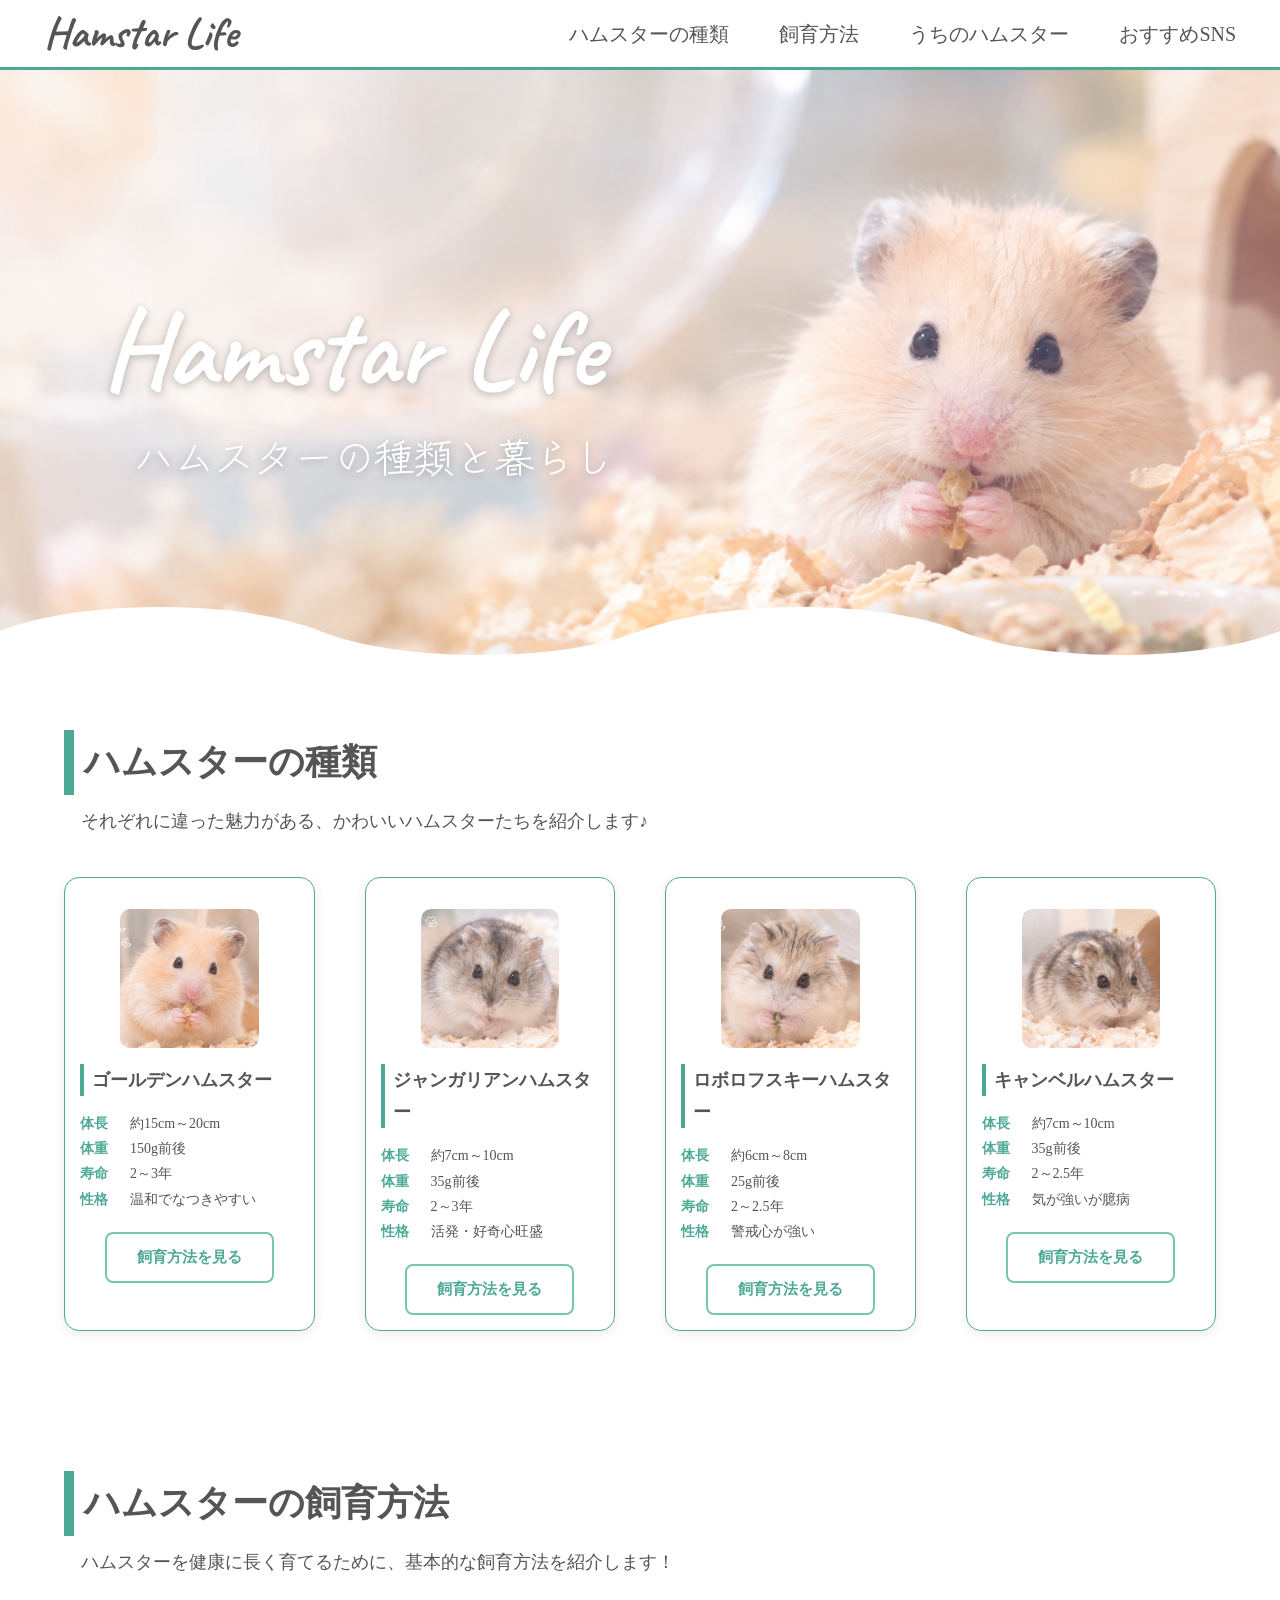
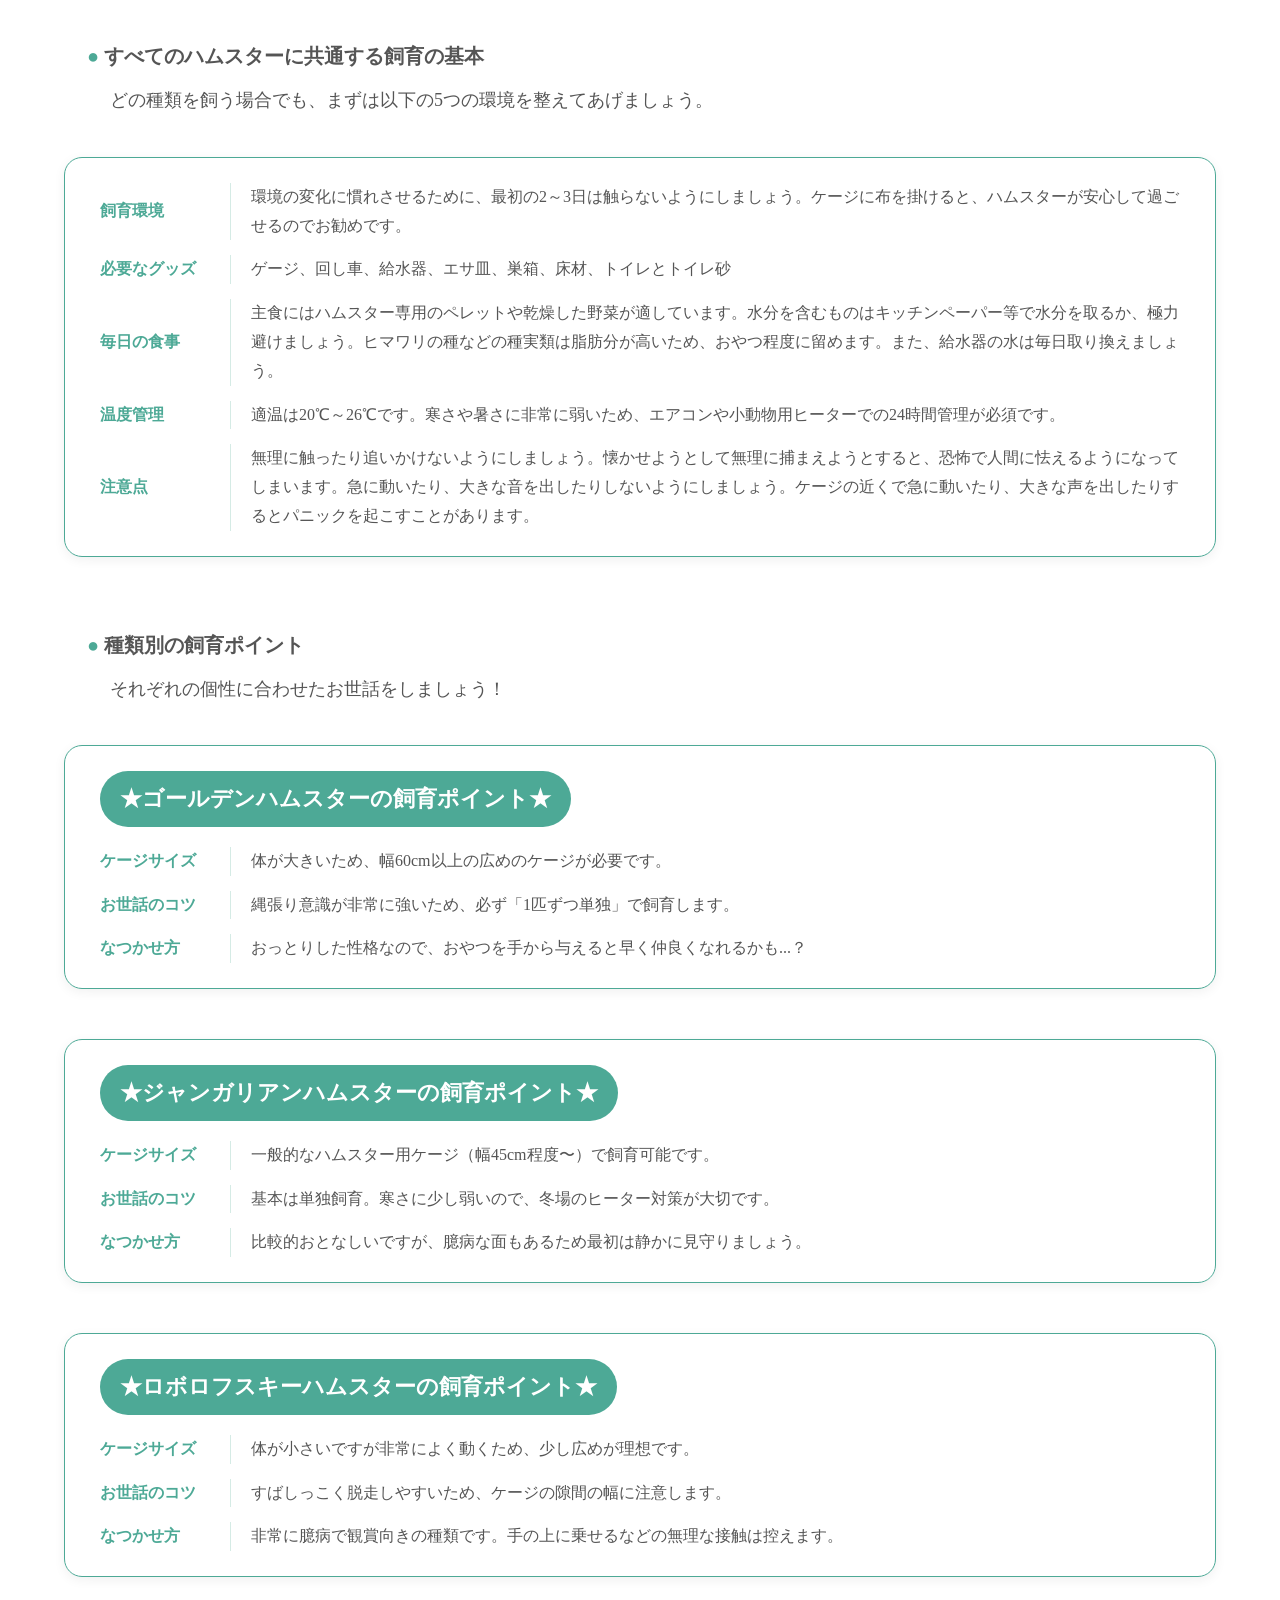
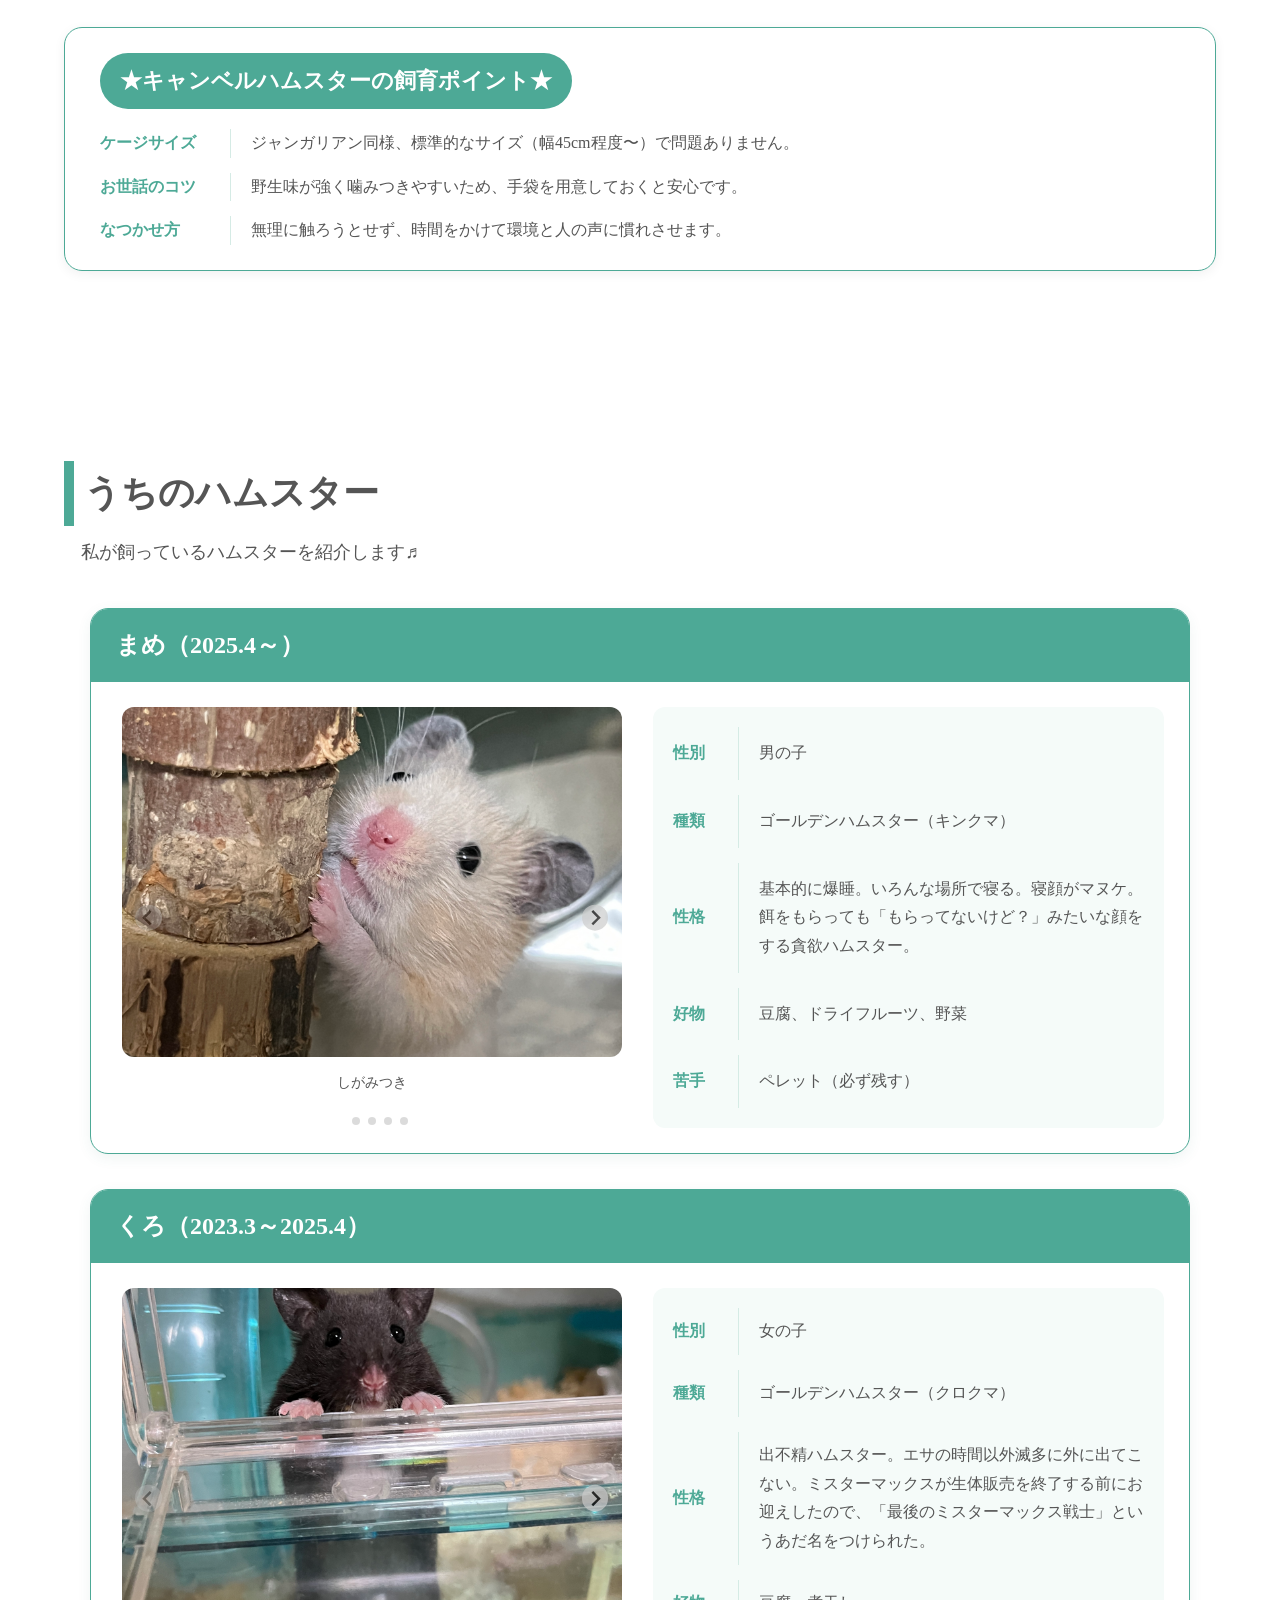
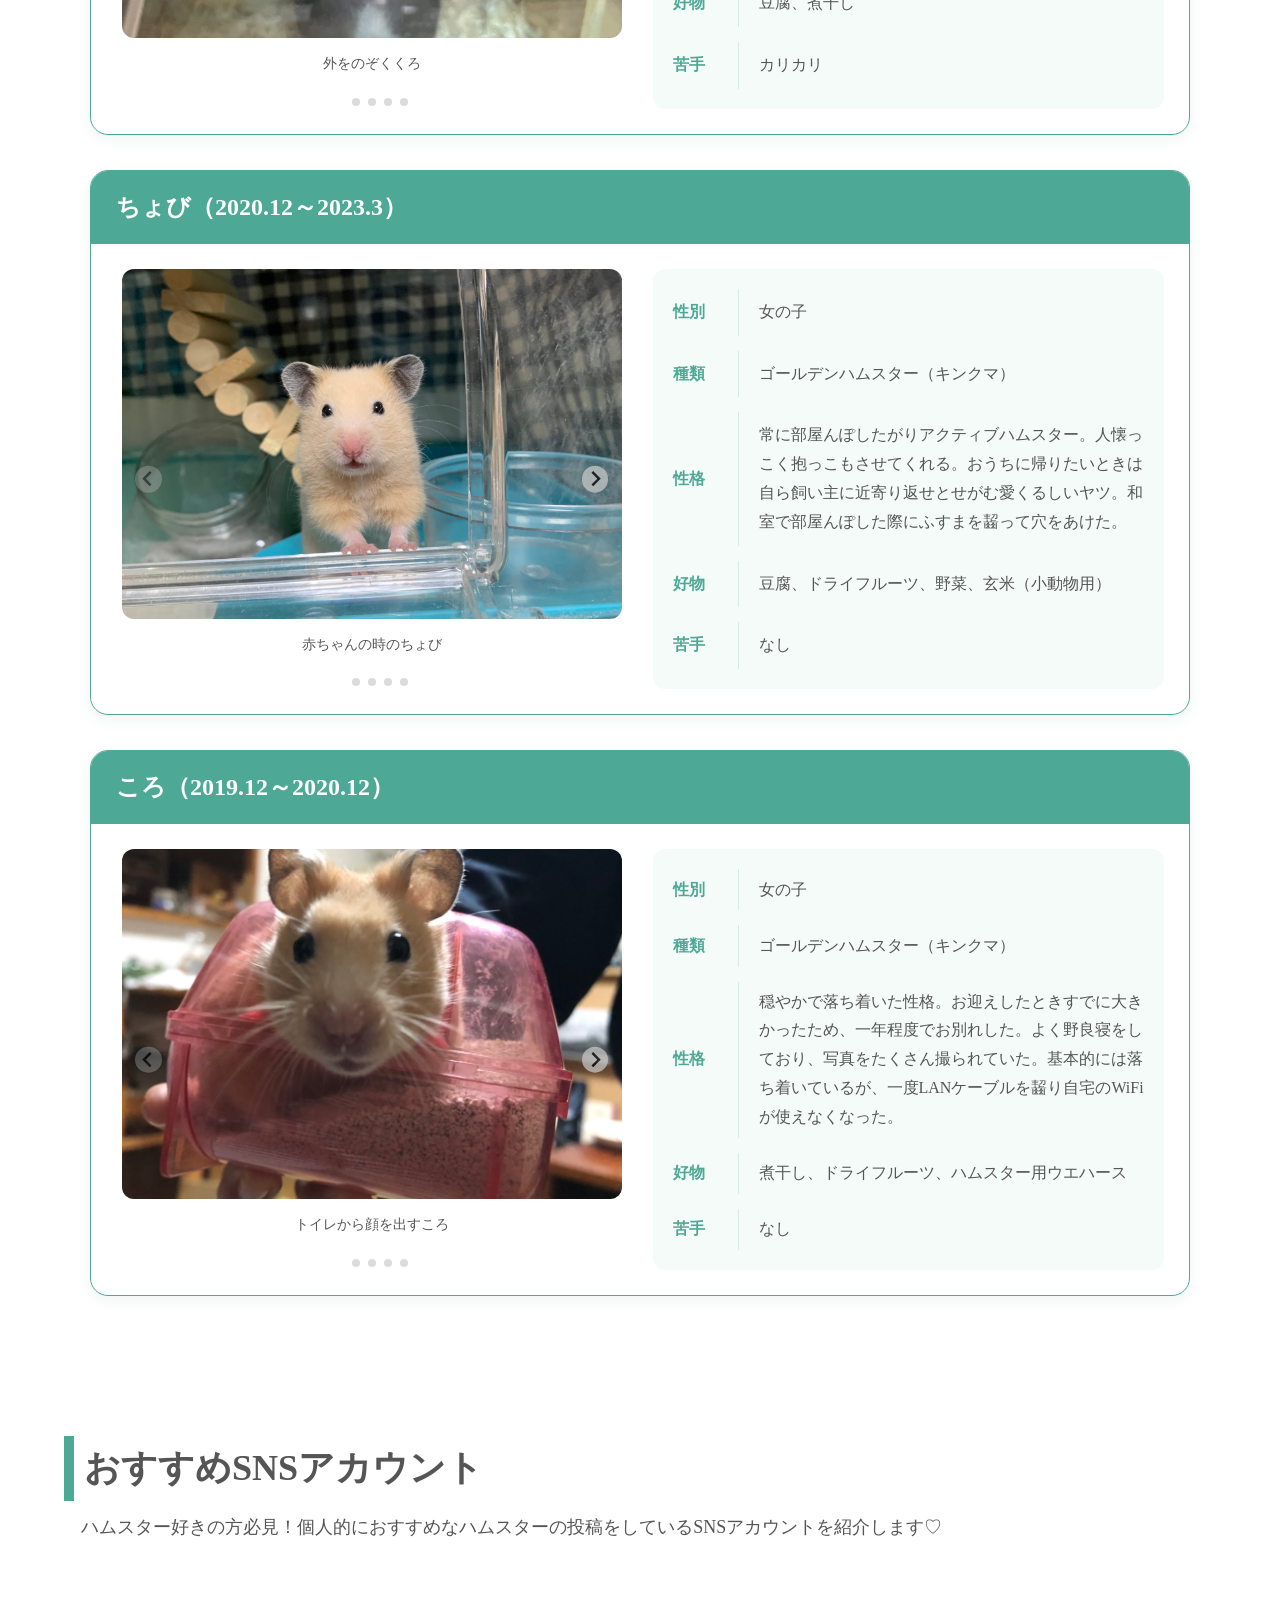
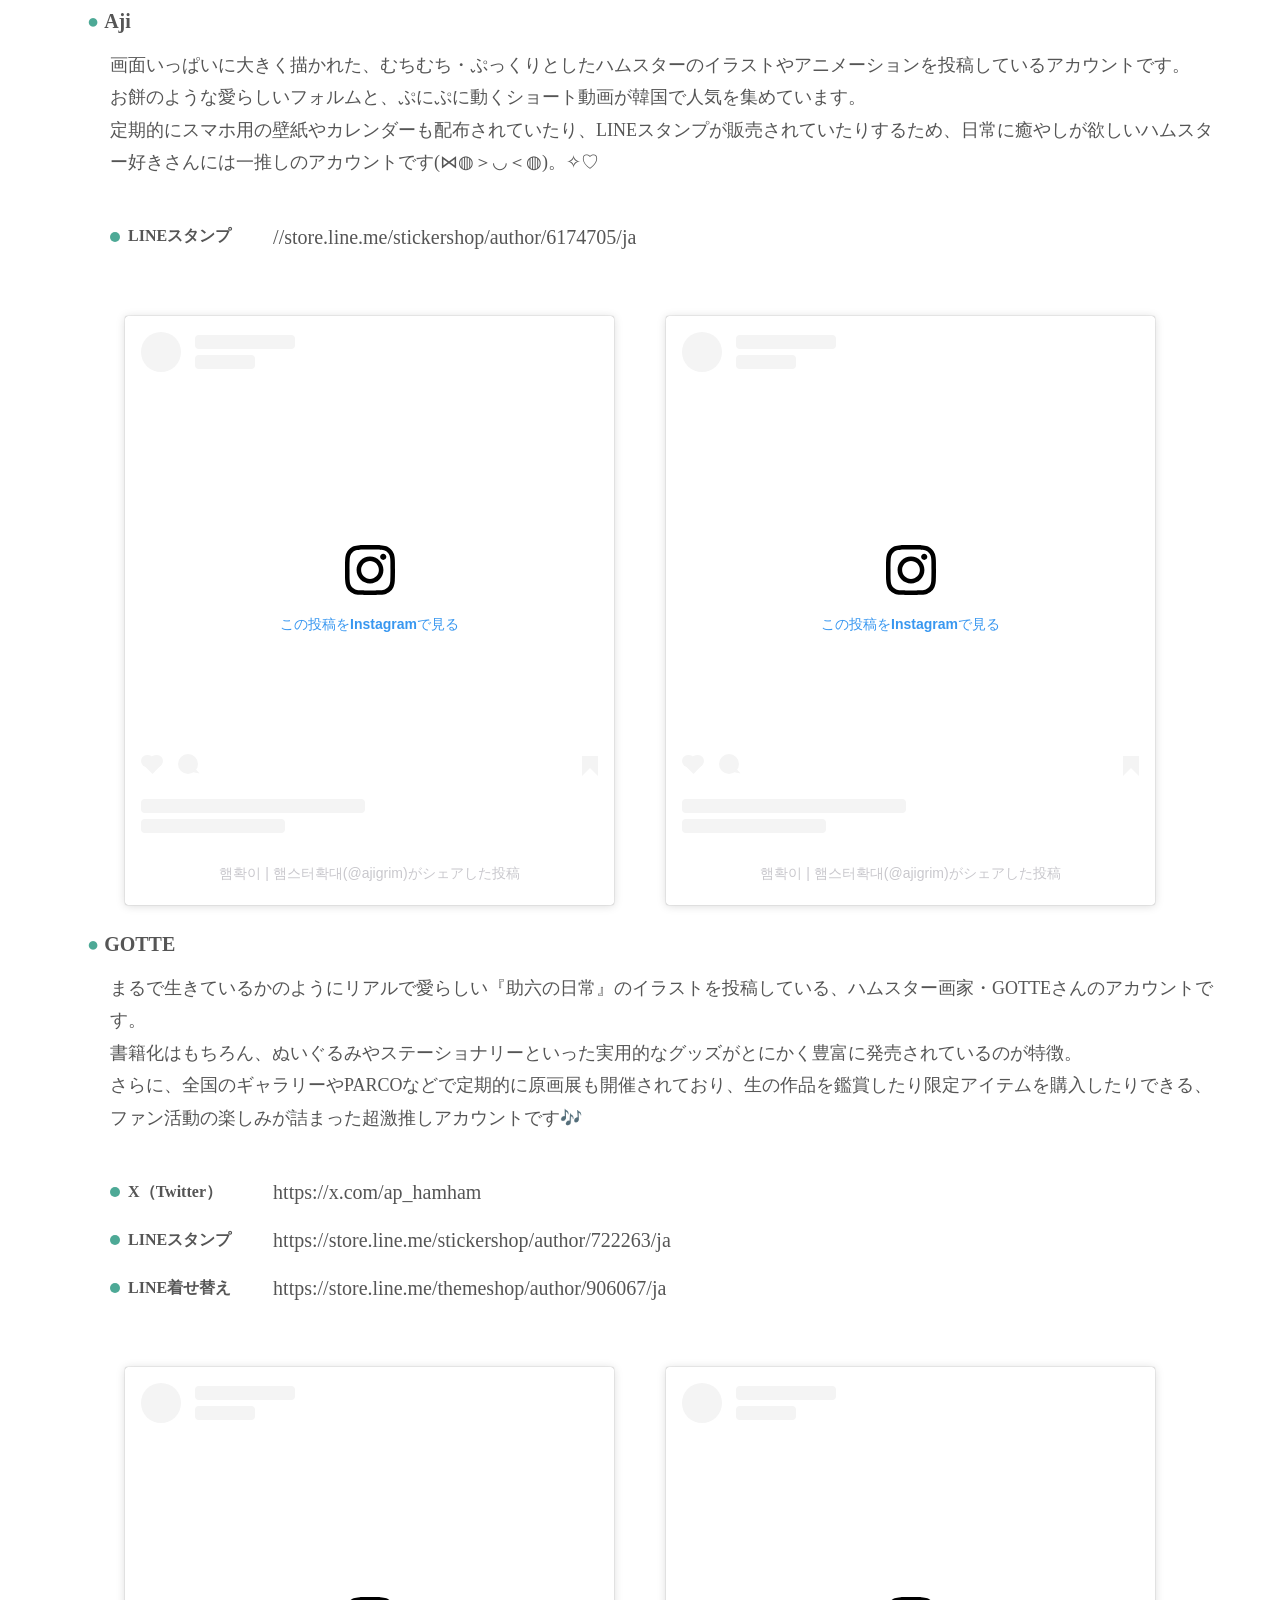
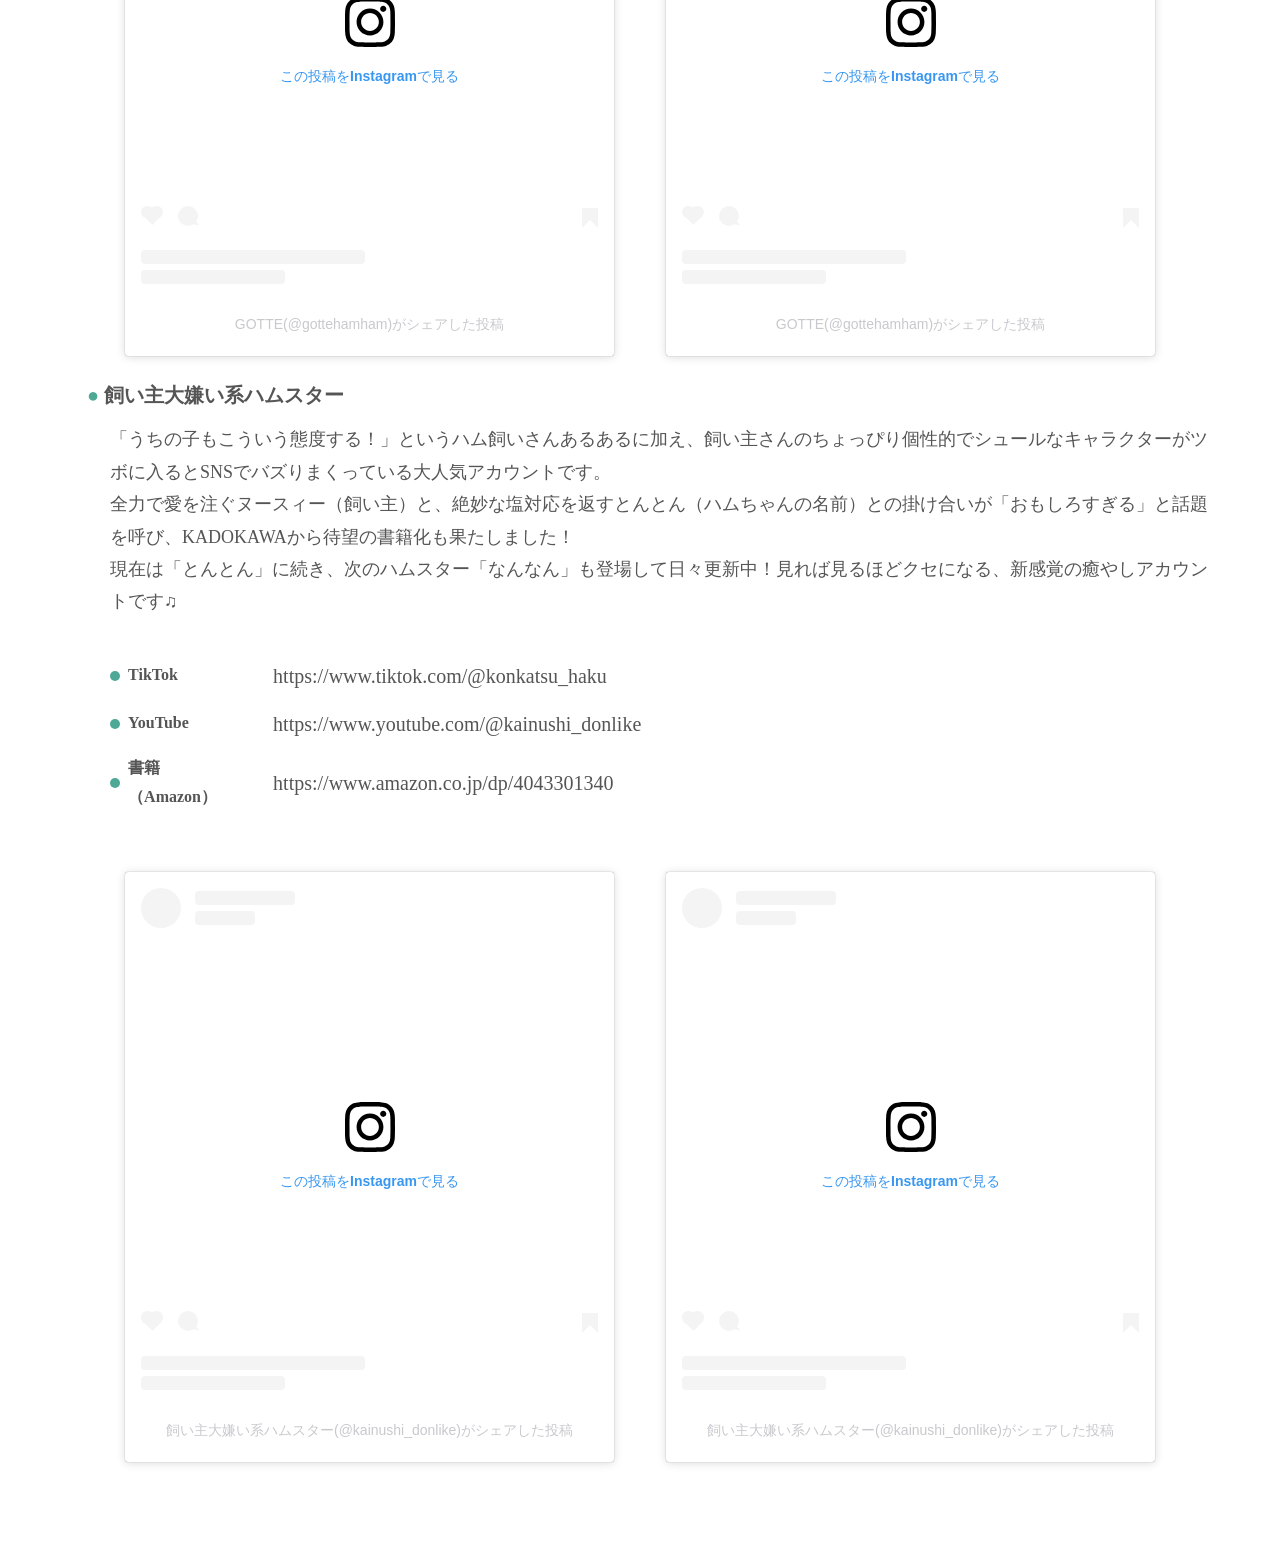
<file: index.html>
<!DOCTYPE html>
<html lang="ja">
    <head>
        <meta charset="UTF-8">
        <title>Hamstar Life</title>
        <!-- ファビコン -->
        <link rel="icon" href="images/ファビコン.png" type="images/png">
        
        <link rel="stylesheet" href="style.css">
        <script src="https://cdn.jsdelivr.net/npm/@splidejs/splide@4.1.4/dist/js/splide.min.js"></script>
        <link rel="stylesheet" href="https://cdn.jsdelivr.net/npm/@splidejs/splide@4.1.4/dist/css/splide.min.css">
        <link rel="preconnect" href="https://fonts.googleapis.com">
        <link rel="preconnect" href="https://fonts.gstatic.com" crossorigin>
        <link href="https://fonts.googleapis.com/css2?family=Zen+Kurenaido&display=swap" rel="stylesheet">

        <!-- 画像スライダーを初期化 -->
        <script>
            document.addEventListener('DOMContentLoaded', function () {
                new Splide('#image-carousel-mame').mount();     //まめ
                new Splide('#image-carousel-kuro').mount();     //くろ
                new Splide('#image-carousel-chobi').mount();    //ちょび
                new Splide('#image-carousel-koro').mount();     //ころ
            });
        </script>
    </head>
    <body>

        <!-- ヘッダー -->
        <header class="header">
            <h1 class="title-logo"><a href="#top">Hamstar Life</a></h1>
            <nav class="nav">
                <ul class="nav-list">
                    <li><a href="#type">ハムスターの種類</a></li>
                    <li><a href="#breeding">飼育方法</a></li>
                    <li><a href="#my-humstar">うちのハムスター</a></li>
                    <li><a href="#SNS">おすすめSNS</a></li>
                </ul>
            </nav>
        </header>

        <!-- トップ画面 -->
        <div id="top" class="top">
            <h1>Hamstar Life</h1>
            <p>ハムスターの種類と暮らし</p>
            <img src="images/top-hamster.png" alt="トップ画面のハムスターの画像">
        </div>

        <!-- ハムスターの種類 -->
        <section id="type" class="type">
            <h1>ハムスターの種類</h1>
            <p>それぞれに違った魅力がある、かわいいハムスターたちを紹介します♪</p>

            <div class="card-list">
                <!-- ゴールデンハムスター -->
                 <article class="card">
                    <figure class="card-img">
                        <img src="images/ゴールデンハムスター.jpg" alt="ゴールデンハムスター">
                    </figure>
                    <h2 class="card-title">ゴールデンハムスター</h2>
                    <dl class="card-meta">
                        <dt>体長</dt><dd>約15cm～20cm</dd>
                        <dt>体重</dt><dd>150g前後</dd>
                        <dt>寿命</dt><dd>2～3年</dd>
                        <dt>性格</dt><dd>温和でなつきやすい</dd>
                    </dl>
                    <!-- 飼育方法へ飛ばすボタン -->
                    <a href="#golden" class="button">飼育方法を見る</a>
                 </article>
                
                <!-- ジャンガリアンハムスター -->
                <article class="card">
                    <figure class="card-img">
                        <img src="images/ジャンガリアンハムスター.jpg" alt="ジャンガリアンハムスター">
                    </figure>
                    <h2 class="card-title">ジャンガリアンハムスター</h2>
                    <dl class="card-meta">
                        <dt>体長</dt><dd>約7cm～10cm</dd>
                        <dt>体重</dt><dd>35g前後</dd>
                        <dt>寿命</dt><dd>2～3年</dd>
                        <dt>性格</dt><dd>活発・好奇心旺盛</dd>
                    </dl>
                    <!-- 飼育方法へ飛ばすボタン -->
                    <a href="#djungarian" class="button">飼育方法を見る</a>
                </article>

                <!-- ロボロフスキーハムスター -->
                <article class="card">
                    <figure class="card-img">
                        <img src="images/ロボロフスキーハムスター.jpg" alt="ロボロフスキーハムスター">
                    </figure>
                    <h2 class="card-title">ロボロフスキーハムスター</h2>
                    <dl class="card-meta">
                        <dt>体長</dt><dd>約6cm～8cm</dd>
                        <dt>体重</dt><dd>25g前後</dd>
                        <dt>寿命</dt><dd>2～2.5年</dd>
                        <dt>性格</dt><dd>警戒心が強い</dd>
                    </dl>
                    <!-- 飼育方法へ飛ばすボタン -->
                    <a href="#roborovski" class="button">飼育方法を見る</a>
                </article>

                <!-- キャンベルハムスター -->
                <article class="card">
                    <figure class="card-img">
                        <img src="images/キャンベルハムスター.jpg" alt="キャンベルハムスター">
                    </figure>
                    <h2 class="card-title">キャンベルハムスター</h2>
                    <dl class="card-meta">
                        <dt>体長</dt><dd>約7cm～10cm</dd>
                        <dt>体重</dt><dd>35g前後</dd>
                        <dt>寿命</dt><dd>2～2.5年</dd>
                        <dt>性格</dt><dd>気が強いが臆病</dd>
                    </dl>
                    <!-- 飼育方法へ飛ばすボタン -->
                    <a href="#campbell" class="button">飼育方法を見る</a>
                </article>
            </div>
        </section>

        <!-- ハムスターの飼育方法 -->
        <section id="breeding" class="breeding">
            <h1>ハムスターの飼育方法</h1>
            <p>ハムスターを健康に長く育てるために、基本的な飼育方法を紹介します！</p>

            <!-- 全てのハムスターに共通する飼育方法 -->
            <div class="breeding-text">
                <h2>すべてのハムスターに共通する飼育の基本</h2>
                <p>どの種類を飼う場合でも、まずは以下の5つの環境を整えてあげましょう。</p>
            </div>
            <!-- 飼育方法のカード -->
            <article class="breeding-card">
                <dl class="breeding-meta">
                    <dt>飼育環境</dt><dd>環境の変化に慣れさせるために、最初の2～3日は触らないようにしましょう。ケージに布を掛けると、ハムスターが安心して過ごせるのでお勧めです。</dd>
                    <dt>必要なグッズ</dt><dd>ゲージ、回し車、給水器、エサ皿、巣箱、床材、トイレとトイレ砂</dd>
                    <dt>毎日の食事</dt><dd>主食にはハムスター専用のペレットや乾燥した野菜が適しています。水分を含むものはキッチンペーパー等で水分を取るか、極力避けましょう。ヒマワリの種などの種実類は脂肪分が高いため、おやつ程度に留めます。また、給水器の水は毎日取り換えましょう。</dd>
                    <dt>温度管理</dt><dd>適温は20℃～26℃です。寒さや暑さに非常に弱いため、エアコンや小動物用ヒーターでの24時間管理が必須です。</dd>
                    <dt>注意点</dt><dd>無理に触ったり追いかけないようにしましょう。懐かせようとして無理に捕まえようとすると、恐怖で人間に怯えるようになってしまいます。急に動いたり、大きな音を出したりしないようにしましょう。ケージの近くで急に動いたり、大きな声を出したりするとパニックを起こすことがあります。</dd>
                </dl>
            </article>

            <!-- 種類別の飼育方法（ボタンのジャンプ先） -->
            <div class="breeding-text">
                <h2>種類別の飼育ポイント</h2>
                <p>それぞれの個性に合わせたお世話をしましょう！</p>
            </div>
            <!-- 飼育方法のカード -->
            <div class="breedingpoint-card-list">
                <!-- ゴールデンハムスター -->
                <article id="golden" class="breedingpoint-card">
                    <h3>★ゴールデンハムスターの飼育ポイント★</h3>
                    <dl class="breedingpoint-meta">
                        <dt>ケージサイズ</dt><dd>体が大きいため、幅60cm以上の広めのケージが必要です。</dd>
                        <dt>お世話のコツ</dt><dd>縄張り意識が非常に強いため、必ず「1匹ずつ単独」で飼育します。</dd>
                        <dt>なつかせ方</dt><dd>おっとりした性格なので、おやつを手から与えると早く仲良くなれるかも...？</dd>
                    </dl>
                </article>

                <!-- ジャンガリアンハムスター -->
                <article id="djungarian" class="breedingpoint-card">
                    <h3>★ジャンガリアンハムスターの飼育ポイント★</h3>
                    <dl class="breedingpoint-meta">
                        <dt>ケージサイズ</dt><dd>一般的なハムスター用ケージ（幅45cm程度〜）で飼育可能です。</dd>
                        <dt>お世話のコツ</dt><dd>基本は単独飼育。寒さに少し弱いので、冬場のヒーター対策が大切です。</dd>
                        <dt>なつかせ方</dt><dd>比較的おとなしいですが、臆病な面もあるため最初は静かに見守りましょう。</dd>
                    </dl>
                </article>

                <!-- ロボロフスキーハムスター -->
                <article id="roborovski" class="breedingpoint-card">
                    <h3>★ロボロフスキーハムスターの飼育ポイント★</h3>
                    <dl class="breedingpoint-meta">
                        <dt>ケージサイズ</dt><dd>体が小さいですが非常によく動くため、少し広めが理想です。</dd>
                        <dt>お世話のコツ</dt><dd>すばしっこく脱走しやすいため、ケージの隙間の幅に注意します。</dd>
                        <dt>なつかせ方</dt><dd>非常に臆病で観賞向きの種類です。手の上に乗せるなどの無理な接触は控えます。</dd>
                    </dl>
                </article>

                <!-- キャンベルハムスター -->
                <article id="campbell" class="breedingpoint-card">
                    <h3>★キャンベルハムスターの飼育ポイント★</h3>
                    <dl class="breedingpoint-meta">
                        <dt>ケージサイズ</dt><dd>ジャンガリアン同様、標準的なサイズ（幅45cm程度〜）で問題ありません。</dd>
                        <dt>お世話のコツ</dt><dd>野生味が強く噛みつきやすいため、手袋を用意しておくと安心です。</dd>
                        <dt>なつかせ方</dt><dd>無理に触ろうとせず、時間をかけて環境と人の声に慣れさせます。</dd>
                    </dl>
                </article>
            </div>

        </section>

        <!-- うちのハムスター -->
        <section id="my-humstar" class="my-humstar">
            <h1>うちのハムスター</h1>
            <p>私が飼っているハムスターを紹介します♬</p>

            <div class="my-humstar-list">
                <!-- まめ -->
                <article class="my-humstar-card">
                    <h2 class="my-humstar-title">まめ（2025.4～）</h2>
                    <!-- 画像スライダー -->
                    <section id="image-carousel-mame" class="splide" aria-label="まめの写真">
                        <div class="splide__track">
                            <ul class="splide__list">
                                <li class="splide__slide"><img src="images/まめ/しがみつき.jpg" alt="まめ_しがみつき"><div>しがみつき</div></li>
                                <li class="splide__slide"><img src="images/まめ/ほうれん草.jpg" alt="まめ_ほうれん草"><div>ほうれん草</div></li>
                                <li class="splide__slide"><img src="images/まめ/キャベツ.jpg" alt="まめ_キャベツ"><div>キャベツ</div></li>
                                <li class="splide__slide"><img src="images/まめ/マヌケな寝顔.jpg" alt="まめ_マヌケな寝顔"><div>マヌケな寝顔</div></li>
                                <li class="splide__slide"><img src="images/まめ/伸びるまめ.jpg" alt="まめ_伸びるまめ"><div>伸びるまめ</div></li>
                            </ul>
                        </div>
                    </section>
                    <!-- 情報 -->
                    <dl class="my-humstar-meta">
                        <dt>性別</dt><dd>男の子</dd>
                        <dt>種類</dt><dd>ゴールデンハムスター（キンクマ）</dd>
                        <dt>性格</dt><dd>基本的に爆睡。いろんな場所で寝る。寝顔がマヌケ。餌をもらっても「もらってないけど？」みたいな顔をする貪欲ハムスター。</dd>
                        <dt>好物</dt><dd>豆腐、ドライフルーツ、野菜</dd>
                        <dt>苦手</dt><dd>ペレット（必ず残す）</dd>
                    </dl>
                </article>

                <!-- くろ -->
                <article class="my-humstar-card">
                    <h2 class="my-humstar-title">くろ（2023.3～2025.4）</h2>
                    <!-- 画像スライダー -->
                    <section id="image-carousel-kuro" class="splide" aria-label="くろの写真">
                        <div class="splide__track">
                            <ul class="splide__list">
                                <li class="splide__slide"><img src="images/くろ/のぞき.jpg" alt="くろ_のぞき"><div>外をのぞくくろ</div></li>
                                <li class="splide__slide"><img src="images/くろ/おなか.jpg" alt="くろ_おなか"><div>おなかの白い模様がcute♡</div></li>
                                <li class="splide__slide"><img src="images/くろ/コーン.jpg" alt="くろ_コーン"><div>コーンを食べるくろ</div></li>
                                <li class="splide__slide"><img src="images/くろ/煮干し.jpg" alt="くろ_煮干し"><div>煮干しを食べるくろ</div></li>
                                <li class="splide__slide"><img src="images/くろ/豆腐.jpg" alt="くろ_豆腐"><div>豆腐を食べるくろ</div></li>
                            </ul>
                        </div>
                    </section>
                    <!-- 情報 -->
                    <dl class="my-humstar-meta">
                        <dt>性別</dt><dd>女の子</dd>
                        <dt>種類</dt><dd>ゴールデンハムスター（クロクマ）</dd>
                        <dt>性格</dt><dd>出不精ハムスター。エサの時間以外滅多に外に出てこない。ミスターマックスが生体販売を終了する前にお迎えしたので、「最後のミスターマックス戦士」というあだ名をつけられた。</dd>
                        <dt>好物</dt><dd>豆腐、煮干し</dd>
                        <dt>苦手</dt><dd>カリカリ</dd>
                    </dl>
                </article>

                <!-- ちょび -->
                <article class="my-humstar-card">
                    <h2 class="my-humstar-title">ちょび（2020.12～2023.3）</h2>
                    <!-- 画像スライダー -->
                    <section id="image-carousel-chobi" class="splide" aria-label="ちょびの写真">
                        <div class="splide__track">
                            <ul class="splide__list">
                                <li class="splide__slide"><img src="images/ちょび/赤ちゃん.jpg" alt="ちょび_赤ちゃん"><div>赤ちゃんの時のちょび</div></li>
                                <li class="splide__slide"><img src="images/ちょび/ドライフルーツ.jpg" alt="ちょび_ドライフルーツ"><div>ドライフルーツを食べるちょび</div></li>
                                <li class="splide__slide"><img src="images/ちょび/ドアップ.jpg" alt="ちょび_ドアップ"><div>ドアップ写真</div></li>
                                <li class="splide__slide"><img src="images/ちょび/イチゴ.jpg" alt="ちょび_イチゴ"><div>イチゴを食べるちょび</div></li>
                                <li class="splide__slide"><img src="images/ちょび/コラージュ.jpg" alt="ちょび_コラージュ"><div>加工されたちょび</div></li>
                            </ul>
                        </div>
                    </section>
                    <!-- 情報 -->
                    <dl class="my-humstar-meta">
                        <dt>性別</dt><dd>女の子</dd>
                        <dt>種類</dt><dd>ゴールデンハムスター（キンクマ）</dd>
                        <dt>性格</dt><dd>常に部屋んぽしたがりアクティブハムスター。人懐っこく抱っこもさせてくれる。おうちに帰りたいときは自ら飼い主に近寄り返せとせがむ愛くるしいヤツ。和室で部屋んぽした際にふすまを齧って穴をあけた。</dd>
                        <dt>好物</dt><dd>豆腐、ドライフルーツ、野菜、玄米（小動物用）</dd>
                        <dt>苦手</dt><dd>なし</dd>
                    </dl>
                </article>

                <!-- ころ -->
                <article class="my-humstar-card">
                    <h2 class="my-humstar-title">ころ（2019.12～2020.12）</h2>
                    <!-- 画像スライダー -->
                    <section id="image-carousel-koro" class="splide" aria-label="ころの写真">
                        <div class="splide__track">
                            <ul class="splide__list">
                                <li class="splide__slide"><img src="images/ころ/顔出し.jpg" alt="ころ_"><div>トイレから顔を出すころ</div></li>
                                <li class="splide__slide"><img src="images/ころ/後ろ姿.jpg" alt="ころ_"><div>かわいいおしり</div></li>
                                <li class="splide__slide"><img src="images/ころ/肉球.jpg" alt="ころ_"><div>ころの肉球</div></li>
                                <li class="splide__slide"><img src="images/ころ/野良寝.jpg" alt="ころ_"><div>野良寝するころ</div></li>
                                <li class="splide__slide"><img src="images/ころ/あくびの瞬間.jpg" alt="ころ_"><div>あくびの瞬間</div></li>
                            </ul>
                        </div>
                    </section>
                    <!-- 情報 -->
                    <dl class="my-humstar-meta">
                        <dt>性別</dt><dd>女の子</dd>
                        <dt>種類</dt><dd>ゴールデンハムスター（キンクマ）</dd>
                        <dt>性格</dt><dd>穏やかで落ち着いた性格。お迎えしたときすでに大きかったため、一年程度でお別れした。よく野良寝をしており、写真をたくさん撮られていた。基本的には落ち着いているが、一度LANケーブルを齧り自宅のWiFiが使えなくなった。</dd>
                        <dt>好物</dt><dd>煮干し、ドライフルーツ、ハムスター用ウエハース</dd>
                        <dt>苦手</dt><dd>なし</dd>
                    </dl>
                </article>
            </div>
        </section>

        <!-- SNS -->
        <section id="SNS" class="SNS">
            <h1>おすすめSNSアカウント</h1>
            <p>ハムスター好きの方必見！個人的におすすめなハムスターの投稿をしているSNSアカウントを紹介します♡</p>

            <div class="SNS-list">
                <article class="SNS-card">
                    <h2>Aji</h2>
                    <p>画面いっぱいに大きく描かれた、むちむち・ぷっくりとしたハムスターのイラストやアニメーションを投稿しているアカウントです。
                        <br>お餅のような愛らしいフォルムと、ぷにぷに動くショート動画が韓国で人気を集めています。
                        <br>定期的にスマホ用の壁紙やカレンダーも配布されていたり、LINEスタンプが販売されていたりするため、日常に癒やしが欲しいハムスター好きさんには一推しのアカウントです(⋈◍＞◡＜◍)。✧♡
                    </p>
                    <!-- リンクエリアーー(^▽^)/ -->
                    <div class="SNS-links">
                        <div class="link-item">
                            <span class="circle"></span>
                            <span class="label">LINEスタンプ</span>
                            <a href="//store.line.me/stickershop/author/6174705/ja" target="_blank" rel="noopener noreferrer">//store.line.me/stickershop/author/6174705/ja</a>
                        </div>
                    </div>
                    <div class="SNS-post">
                        <!-- 投稿埋め込み -->
                        <blockquote class="instagram-media" data-instgrm-captioned data-instgrm-permalink="https://www.instagram.com/p/DYioqz-CXMP/?utm_source=ig_embed&amp;utm_campaign=loading" data-instgrm-version="14" style=" background:#FFF; border:0; border-radius:3px; box-shadow:0 0 1px 0 rgba(0,0,0,0.5),0 1px 10px 0 rgba(0,0,0,0.15); margin: 1px; max-width:540px; min-width:326px; padding:0; width:99.375%; width:-webkit-calc(100% - 2px); width:calc(100% - 2px);"><div style="padding:16px;"> <a href="https://www.instagram.com/p/DYioqz-CXMP/?utm_source=ig_embed&amp;utm_campaign=loading" style=" background:#FFFFFF; line-height:0; padding:0 0; text-align:center; text-decoration:none; width:100%;" target="_blank"> <div style=" display: flex; flex-direction: row; align-items: center;"> <div style="background-color: #F4F4F4; border-radius: 50%; flex-grow: 0; height: 40px; margin-right: 14px; width: 40px;"></div> <div style="display: flex; flex-direction: column; flex-grow: 1; justify-content: center;"> <div style=" background-color: #F4F4F4; border-radius: 4px; flex-grow: 0; height: 14px; margin-bottom: 6px; width: 100px;"></div> <div style=" background-color: #F4F4F4; border-radius: 4px; flex-grow: 0; height: 14px; width: 60px;"></div></div></div><div style="padding: 19% 0;"></div> <div style="display:block; height:50px; margin:0 auto 12px; width:50px;"><svg width="50px" height="50px" viewBox="0 0 60 60" version="1.1" xmlns="https://www.w3.org/2000/svg" xmlns:xlink="https://www.w3.org/1999/xlink"><g stroke="none" stroke-width="1" fill="none" fill-rule="evenodd"><g transform="translate(-511.000000, -20.000000)" fill="#000000"><g><path d="M556.869,30.41 C554.814,30.41 553.148,32.076 553.148,34.131 C553.148,36.186 554.814,37.852 556.869,37.852 C558.924,37.852 560.59,36.186 560.59,34.131 C560.59,32.076 558.924,30.41 556.869,30.41 M541,60.657 C535.114,60.657 530.342,55.887 530.342,50 C530.342,44.114 535.114,39.342 541,39.342 C546.887,39.342 551.658,44.114 551.658,50 C551.658,55.887 546.887,60.657 541,60.657 M541,33.886 C532.1,33.886 524.886,41.1 524.886,50 C524.886,58.899 532.1,66.113 541,66.113 C549.9,66.113 557.115,58.899 557.115,50 C557.115,41.1 549.9,33.886 541,33.886 M565.378,62.101 C565.244,65.022 564.756,66.606 564.346,67.663 C563.803,69.06 563.154,70.057 562.106,71.106 C561.058,72.155 560.06,72.803 558.662,73.347 C557.607,73.757 556.021,74.244 553.102,74.378 C549.944,74.521 548.997,74.552 541,74.552 C533.003,74.552 532.056,74.521 528.898,74.378 C525.979,74.244 524.393,73.757 523.338,73.347 C521.94,72.803 520.942,72.155 519.894,71.106 C518.846,70.057 518.197,69.06 517.654,67.663 C517.244,66.606 516.755,65.022 516.623,62.101 C516.479,58.943 516.448,57.996 516.448,50 C516.448,42.003 516.479,41.056 516.623,37.899 C516.755,34.978 517.244,33.391 517.654,32.338 C518.197,30.938 518.846,29.942 519.894,28.894 C520.942,27.846 521.94,27.196 523.338,26.654 C524.393,26.244 525.979,25.756 528.898,25.623 C532.057,25.479 533.004,25.448 541,25.448 C548.997,25.448 549.943,25.479 553.102,25.623 C556.021,25.756 557.607,26.244 558.662,26.654 C560.06,27.196 561.058,27.846 562.106,28.894 C563.154,29.942 563.803,30.938 564.346,32.338 C564.756,33.391 565.244,34.978 565.378,37.899 C565.522,41.056 565.552,42.003 565.552,50 C565.552,57.996 565.522,58.943 565.378,62.101 M570.82,37.631 C570.674,34.438 570.167,32.258 569.425,30.349 C568.659,28.377 567.633,26.702 565.965,25.035 C564.297,23.368 562.623,22.342 560.652,21.575 C558.743,20.834 556.562,20.326 553.369,20.18 C550.169,20.033 549.148,20 541,20 C532.853,20 531.831,20.033 528.631,20.18 C525.438,20.326 523.257,20.834 521.349,21.575 C519.376,22.342 517.703,23.368 516.035,25.035 C514.368,26.702 513.342,28.377 512.574,30.349 C511.834,32.258 511.326,34.438 511.181,37.631 C511.035,40.831 511,41.851 511,50 C511,58.147 511.035,59.17 511.181,62.369 C511.326,65.562 511.834,67.743 512.574,69.651 C513.342,71.625 514.368,73.296 516.035,74.965 C517.703,76.634 519.376,77.658 521.349,78.425 C523.257,79.167 525.438,79.673 528.631,79.82 C531.831,79.965 532.853,80.001 541,80.001 C549.148,80.001 550.169,79.965 553.369,79.82 C556.562,79.673 558.743,79.167 560.652,78.425 C562.623,77.658 564.297,76.634 565.965,74.965 C567.633,73.296 568.659,71.625 569.425,69.651 C570.167,67.743 570.674,65.562 570.82,62.369 C570.966,59.17 571,58.147 571,50 C571,41.851 570.966,40.831 570.82,37.631"></path></g></g></g></svg></div><div style="padding-top: 8px;"> <div style=" color:#3897f0; font-family:Arial,sans-serif; font-size:14px; font-style:normal; font-weight:550; line-height:18px;">この投稿をInstagramで見る</div></div><div style="padding: 12.5% 0;"></div> <div style="display: flex; flex-direction: row; margin-bottom: 14px; align-items: center;"><div> <div style="background-color: #F4F4F4; border-radius: 50%; height: 12.5px; width: 12.5px; transform: translateX(0px) translateY(7px);"></div> <div style="background-color: #F4F4F4; height: 12.5px; transform: rotate(-45deg) translateX(3px) translateY(1px); width: 12.5px; flex-grow: 0; margin-right: 14px; margin-left: 2px;"></div> <div style="background-color: #F4F4F4; border-radius: 50%; height: 12.5px; width: 12.5px; transform: translateX(9px) translateY(-18px);"></div></div><div style="margin-left: 8px;"> <div style=" background-color: #F4F4F4; border-radius: 50%; flex-grow: 0; height: 20px; width: 20px;"></div> <div style=" width: 0; height: 0; border-top: 2px solid transparent; border-left: 6px solid #f4f4f4; border-bottom: 2px solid transparent; transform: translateX(16px) translateY(-4px) rotate(30deg)"></div></div><div style="margin-left: auto;"> <div style=" width: 0px; border-top: 8px solid #F4F4F4; border-right: 8px solid transparent; transform: translateY(16px);"></div> <div style=" background-color: #F4F4F4; flex-grow: 0; height: 12px; width: 16px; transform: translateY(-4px);"></div> <div style=" width: 0; height: 0; border-top: 8px solid #F4F4F4; border-left: 8px solid transparent; transform: translateY(-4px) translateX(8px);"></div></div></div> <div style="display: flex; flex-direction: column; flex-grow: 1; justify-content: center; margin-bottom: 24px;"> <div style=" background-color: #F4F4F4; border-radius: 4px; flex-grow: 0; height: 14px; margin-bottom: 6px; width: 224px;"></div> <div style=" background-color: #F4F4F4; border-radius: 4px; flex-grow: 0; height: 14px; width: 144px;"></div></div></a><p style=" color:#c9c8cd; font-family:Arial,sans-serif; font-size:14px; line-height:17px; margin-bottom:0; margin-top:8px; overflow:hidden; padding:8px 0 7px; text-align:center; text-overflow:ellipsis; white-space:nowrap;"><a href="https://www.instagram.com/p/DYioqz-CXMP/?utm_source=ig_embed&amp;utm_campaign=loading" style=" color:#c9c8cd; font-family:Arial,sans-serif; font-size:14px; font-style:normal; font-weight:normal; line-height:17px; text-decoration:none;" target="_blank">햄확이 | 햄스터확대(@ajigrim)がシェアした投稿</a></p></div></blockquote>
                        <script async src="//www.instagram.com/embed.js"></script>
                        <blockquote class="instagram-media" data-instgrm-captioned data-instgrm-permalink="https://www.instagram.com/p/DSMuy8fCXcq/?utm_source=ig_embed&amp;utm_campaign=loading" data-instgrm-version="14" style=" background:#FFF; border:0; border-radius:3px; box-shadow:0 0 1px 0 rgba(0,0,0,0.5),0 1px 10px 0 rgba(0,0,0,0.15); margin: 1px; max-width:540px; min-width:326px; padding:0; width:99.375%; width:-webkit-calc(100% - 2px); width:calc(100% - 2px);"><div style="padding:16px;"> <a href="https://www.instagram.com/p/DSMuy8fCXcq/?utm_source=ig_embed&amp;utm_campaign=loading" style=" background:#FFFFFF; line-height:0; padding:0 0; text-align:center; text-decoration:none; width:100%;" target="_blank"> <div style=" display: flex; flex-direction: row; align-items: center;"> <div style="background-color: #F4F4F4; border-radius: 50%; flex-grow: 0; height: 40px; margin-right: 14px; width: 40px;"></div> <div style="display: flex; flex-direction: column; flex-grow: 1; justify-content: center;"> <div style=" background-color: #F4F4F4; border-radius: 4px; flex-grow: 0; height: 14px; margin-bottom: 6px; width: 100px;"></div> <div style=" background-color: #F4F4F4; border-radius: 4px; flex-grow: 0; height: 14px; width: 60px;"></div></div></div><div style="padding: 19% 0;"></div> <div style="display:block; height:50px; margin:0 auto 12px; width:50px;"><svg width="50px" height="50px" viewBox="0 0 60 60" version="1.1" xmlns="https://www.w3.org/2000/svg" xmlns:xlink="https://www.w3.org/1999/xlink"><g stroke="none" stroke-width="1" fill="none" fill-rule="evenodd"><g transform="translate(-511.000000, -20.000000)" fill="#000000"><g><path d="M556.869,30.41 C554.814,30.41 553.148,32.076 553.148,34.131 C553.148,36.186 554.814,37.852 556.869,37.852 C558.924,37.852 560.59,36.186 560.59,34.131 C560.59,32.076 558.924,30.41 556.869,30.41 M541,60.657 C535.114,60.657 530.342,55.887 530.342,50 C530.342,44.114 535.114,39.342 541,39.342 C546.887,39.342 551.658,44.114 551.658,50 C551.658,55.887 546.887,60.657 541,60.657 M541,33.886 C532.1,33.886 524.886,41.1 524.886,50 C524.886,58.899 532.1,66.113 541,66.113 C549.9,66.113 557.115,58.899 557.115,50 C557.115,41.1 549.9,33.886 541,33.886 M565.378,62.101 C565.244,65.022 564.756,66.606 564.346,67.663 C563.803,69.06 563.154,70.057 562.106,71.106 C561.058,72.155 560.06,72.803 558.662,73.347 C557.607,73.757 556.021,74.244 553.102,74.378 C549.944,74.521 548.997,74.552 541,74.552 C533.003,74.552 532.056,74.521 528.898,74.378 C525.979,74.244 524.393,73.757 523.338,73.347 C521.94,72.803 520.942,72.155 519.894,71.106 C518.846,70.057 518.197,69.06 517.654,67.663 C517.244,66.606 516.755,65.022 516.623,62.101 C516.479,58.943 516.448,57.996 516.448,50 C516.448,42.003 516.479,41.056 516.623,37.899 C516.755,34.978 517.244,33.391 517.654,32.338 C518.197,30.938 518.846,29.942 519.894,28.894 C520.942,27.846 521.94,27.196 523.338,26.654 C524.393,26.244 525.979,25.756 528.898,25.623 C532.057,25.479 533.004,25.448 541,25.448 C548.997,25.448 549.943,25.479 553.102,25.623 C556.021,25.756 557.607,26.244 558.662,26.654 C560.06,27.196 561.058,27.846 562.106,28.894 C563.154,29.942 563.803,30.938 564.346,32.338 C564.756,33.391 565.244,34.978 565.378,37.899 C565.522,41.056 565.552,42.003 565.552,50 C565.552,57.996 565.522,58.943 565.378,62.101 M570.82,37.631 C570.674,34.438 570.167,32.258 569.425,30.349 C568.659,28.377 567.633,26.702 565.965,25.035 C564.297,23.368 562.623,22.342 560.652,21.575 C558.743,20.834 556.562,20.326 553.369,20.18 C550.169,20.033 549.148,20 541,20 C532.853,20 531.831,20.033 528.631,20.18 C525.438,20.326 523.257,20.834 521.349,21.575 C519.376,22.342 517.703,23.368 516.035,25.035 C514.368,26.702 513.342,28.377 512.574,30.349 C511.834,32.258 511.326,34.438 511.181,37.631 C511.035,40.831 511,41.851 511,50 C511,58.147 511.035,59.17 511.181,62.369 C511.326,65.562 511.834,67.743 512.574,69.651 C513.342,71.625 514.368,73.296 516.035,74.965 C517.703,76.634 519.376,77.658 521.349,78.425 C523.257,79.167 525.438,79.673 528.631,79.82 C531.831,79.965 532.853,80.001 541,80.001 C549.148,80.001 550.169,79.965 553.369,79.82 C556.562,79.673 558.743,79.167 560.652,78.425 C562.623,77.658 564.297,76.634 565.965,74.965 C567.633,73.296 568.659,71.625 569.425,69.651 C570.167,67.743 570.674,65.562 570.82,62.369 C570.966,59.17 571,58.147 571,50 C571,41.851 570.966,40.831 570.82,37.631"></path></g></g></g></svg></div><div style="padding-top: 8px;"> <div style=" color:#3897f0; font-family:Arial,sans-serif; font-size:14px; font-style:normal; font-weight:550; line-height:18px;">この投稿をInstagramで見る</div></div><div style="padding: 12.5% 0;"></div> <div style="display: flex; flex-direction: row; margin-bottom: 14px; align-items: center;"><div> <div style="background-color: #F4F4F4; border-radius: 50%; height: 12.5px; width: 12.5px; transform: translateX(0px) translateY(7px);"></div> <div style="background-color: #F4F4F4; height: 12.5px; transform: rotate(-45deg) translateX(3px) translateY(1px); width: 12.5px; flex-grow: 0; margin-right: 14px; margin-left: 2px;"></div> <div style="background-color: #F4F4F4; border-radius: 50%; height: 12.5px; width: 12.5px; transform: translateX(9px) translateY(-18px);"></div></div><div style="margin-left: 8px;"> <div style=" background-color: #F4F4F4; border-radius: 50%; flex-grow: 0; height: 20px; width: 20px;"></div> <div style=" width: 0; height: 0; border-top: 2px solid transparent; border-left: 6px solid #f4f4f4; border-bottom: 2px solid transparent; transform: translateX(16px) translateY(-4px) rotate(30deg)"></div></div><div style="margin-left: auto;"> <div style=" width: 0px; border-top: 8px solid #F4F4F4; border-right: 8px solid transparent; transform: translateY(16px);"></div> <div style=" background-color: #F4F4F4; flex-grow: 0; height: 12px; width: 16px; transform: translateY(-4px);"></div> <div style=" width: 0; height: 0; border-top: 8px solid #F4F4F4; border-left: 8px solid transparent; transform: translateY(-4px) translateX(8px);"></div></div></div> <div style="display: flex; flex-direction: column; flex-grow: 1; justify-content: center; margin-bottom: 24px;"> <div style=" background-color: #F4F4F4; border-radius: 4px; flex-grow: 0; height: 14px; margin-bottom: 6px; width: 224px;"></div> <div style=" background-color: #F4F4F4; border-radius: 4px; flex-grow: 0; height: 14px; width: 144px;"></div></div></a><p style=" color:#c9c8cd; font-family:Arial,sans-serif; font-size:14px; line-height:17px; margin-bottom:0; margin-top:8px; overflow:hidden; padding:8px 0 7px; text-align:center; text-overflow:ellipsis; white-space:nowrap;"><a href="https://www.instagram.com/p/DSMuy8fCXcq/?utm_source=ig_embed&amp;utm_campaign=loading" style=" color:#c9c8cd; font-family:Arial,sans-serif; font-size:14px; font-style:normal; font-weight:normal; line-height:17px; text-decoration:none;" target="_blank">햄확이 | 햄스터확대(@ajigrim)がシェアした投稿</a></p></div></blockquote>
                        <script async src="//www.instagram.com/embed.js"></script>
                    </div>
                </article>
                <article class="SNS-card">
                    <h2>GOTTE</h2>
                    <p>まるで生きているかのようにリアルで愛らしい『助六の日常』のイラストを投稿している、ハムスター画家・GOTTEさんのアカウントです。
                        <br>書籍化はもちろん、ぬいぐるみやステーショナリーといった実用的なグッズがとにかく豊富に発売されているのが特徴。
                        <br>さらに、全国のギャラリーやPARCOなどで定期的に原画展も開催されており、生の作品を鑑賞したり限定アイテムを購入したりできる、ファン活動の楽しみが詰まった超激推しアカウントです🎶
                    </p>

                    <!-- リンクエリアーー(^▽^)/ -->
                    <div class="SNS-links">
                        <div class="link-item">
                            <span class="circle"></span>
                            <span class="label">X（Twitter） </span>
                            <a href="https://x.com/ap_hamham" target="_blank" rel="noopener noreferrer">https://x.com/ap_hamham</a>
                        </div>
                        <div class="link-item">
                            <span class="circle"></span>
                            <span class="label">LINEスタンプ</span>
                            <a href="https://store.line.me/stickershop/author/722263/ja" target="_blank" rel="noopener noreferrer">https://store.line.me/stickershop/author/722263/ja</a>
                        </div>
                        <div class="link-item">
                            <span class="circle"></span>
                            <span class="label">LINE着せ替え</span>
                            <a href="https://store.line.me/themeshop/author/906067/ja" target="_blank" rel="noopener noreferrer">https://store.line.me/themeshop/author/906067/ja</a>
                        </div>
                    </div>
                    <div class="SNS-post">
                        <!-- 投稿埋め込み -->
                        <blockquote class="instagram-media" data-instgrm-captioned data-instgrm-permalink="https://www.instagram.com/p/CvKLlPnPpGP/?utm_source=ig_embed&amp;utm_campaign=loading" data-instgrm-version="14" style=" background:#FFF; border:0; border-radius:3px; box-shadow:0 0 1px 0 rgba(0,0,0,0.5),0 1px 10px 0 rgba(0,0,0,0.15); margin: 1px; max-width:540px; min-width:326px; padding:0; width:99.375%; width:-webkit-calc(100% - 2px); width:calc(100% - 2px);"><div style="padding:16px;"> <a href="https://www.instagram.com/p/CvKLlPnPpGP/?utm_source=ig_embed&amp;utm_campaign=loading" style=" background:#FFFFFF; line-height:0; padding:0 0; text-align:center; text-decoration:none; width:100%;" target="_blank"> <div style=" display: flex; flex-direction: row; align-items: center;"> <div style="background-color: #F4F4F4; border-radius: 50%; flex-grow: 0; height: 40px; margin-right: 14px; width: 40px;"></div> <div style="display: flex; flex-direction: column; flex-grow: 1; justify-content: center;"> <div style=" background-color: #F4F4F4; border-radius: 4px; flex-grow: 0; height: 14px; margin-bottom: 6px; width: 100px;"></div> <div style=" background-color: #F4F4F4; border-radius: 4px; flex-grow: 0; height: 14px; width: 60px;"></div></div></div><div style="padding: 19% 0;"></div> <div style="display:block; height:50px; margin:0 auto 12px; width:50px;"><svg width="50px" height="50px" viewBox="0 0 60 60" version="1.1" xmlns="https://www.w3.org/2000/svg" xmlns:xlink="https://www.w3.org/1999/xlink"><g stroke="none" stroke-width="1" fill="none" fill-rule="evenodd"><g transform="translate(-511.000000, -20.000000)" fill="#000000"><g><path d="M556.869,30.41 C554.814,30.41 553.148,32.076 553.148,34.131 C553.148,36.186 554.814,37.852 556.869,37.852 C558.924,37.852 560.59,36.186 560.59,34.131 C560.59,32.076 558.924,30.41 556.869,30.41 M541,60.657 C535.114,60.657 530.342,55.887 530.342,50 C530.342,44.114 535.114,39.342 541,39.342 C546.887,39.342 551.658,44.114 551.658,50 C551.658,55.887 546.887,60.657 541,60.657 M541,33.886 C532.1,33.886 524.886,41.1 524.886,50 C524.886,58.899 532.1,66.113 541,66.113 C549.9,66.113 557.115,58.899 557.115,50 C557.115,41.1 549.9,33.886 541,33.886 M565.378,62.101 C565.244,65.022 564.756,66.606 564.346,67.663 C563.803,69.06 563.154,70.057 562.106,71.106 C561.058,72.155 560.06,72.803 558.662,73.347 C557.607,73.757 556.021,74.244 553.102,74.378 C549.944,74.521 548.997,74.552 541,74.552 C533.003,74.552 532.056,74.521 528.898,74.378 C525.979,74.244 524.393,73.757 523.338,73.347 C521.94,72.803 520.942,72.155 519.894,71.106 C518.846,70.057 518.197,69.06 517.654,67.663 C517.244,66.606 516.755,65.022 516.623,62.101 C516.479,58.943 516.448,57.996 516.448,50 C516.448,42.003 516.479,41.056 516.623,37.899 C516.755,34.978 517.244,33.391 517.654,32.338 C518.197,30.938 518.846,29.942 519.894,28.894 C520.942,27.846 521.94,27.196 523.338,26.654 C524.393,26.244 525.979,25.756 528.898,25.623 C532.057,25.479 533.004,25.448 541,25.448 C548.997,25.448 549.943,25.479 553.102,25.623 C556.021,25.756 557.607,26.244 558.662,26.654 C560.06,27.196 561.058,27.846 562.106,28.894 C563.154,29.942 563.803,30.938 564.346,32.338 C564.756,33.391 565.244,34.978 565.378,37.899 C565.522,41.056 565.552,42.003 565.552,50 C565.552,57.996 565.522,58.943 565.378,62.101 M570.82,37.631 C570.674,34.438 570.167,32.258 569.425,30.349 C568.659,28.377 567.633,26.702 565.965,25.035 C564.297,23.368 562.623,22.342 560.652,21.575 C558.743,20.834 556.562,20.326 553.369,20.18 C550.169,20.033 549.148,20 541,20 C532.853,20 531.831,20.033 528.631,20.18 C525.438,20.326 523.257,20.834 521.349,21.575 C519.376,22.342 517.703,23.368 516.035,25.035 C514.368,26.702 513.342,28.377 512.574,30.349 C511.834,32.258 511.326,34.438 511.181,37.631 C511.035,40.831 511,41.851 511,50 C511,58.147 511.035,59.17 511.181,62.369 C511.326,65.562 511.834,67.743 512.574,69.651 C513.342,71.625 514.368,73.296 516.035,74.965 C517.703,76.634 519.376,77.658 521.349,78.425 C523.257,79.167 525.438,79.673 528.631,79.82 C531.831,79.965 532.853,80.001 541,80.001 C549.148,80.001 550.169,79.965 553.369,79.82 C556.562,79.673 558.743,79.167 560.652,78.425 C562.623,77.658 564.297,76.634 565.965,74.965 C567.633,73.296 568.659,71.625 569.425,69.651 C570.167,67.743 570.674,65.562 570.82,62.369 C570.966,59.17 571,58.147 571,50 C571,41.851 570.966,40.831 570.82,37.631"></path></g></g></g></svg></div><div style="padding-top: 8px;"> <div style=" color:#3897f0; font-family:Arial,sans-serif; font-size:14px; font-style:normal; font-weight:550; line-height:18px;">この投稿をInstagramで見る</div></div><div style="padding: 12.5% 0;"></div> <div style="display: flex; flex-direction: row; margin-bottom: 14px; align-items: center;"><div> <div style="background-color: #F4F4F4; border-radius: 50%; height: 12.5px; width: 12.5px; transform: translateX(0px) translateY(7px);"></div> <div style="background-color: #F4F4F4; height: 12.5px; transform: rotate(-45deg) translateX(3px) translateY(1px); width: 12.5px; flex-grow: 0; margin-right: 14px; margin-left: 2px;"></div> <div style="background-color: #F4F4F4; border-radius: 50%; height: 12.5px; width: 12.5px; transform: translateX(9px) translateY(-18px);"></div></div><div style="margin-left: 8px;"> <div style=" background-color: #F4F4F4; border-radius: 50%; flex-grow: 0; height: 20px; width: 20px;"></div> <div style=" width: 0; height: 0; border-top: 2px solid transparent; border-left: 6px solid #f4f4f4; border-bottom: 2px solid transparent; transform: translateX(16px) translateY(-4px) rotate(30deg)"></div></div><div style="margin-left: auto;"> <div style=" width: 0px; border-top: 8px solid #F4F4F4; border-right: 8px solid transparent; transform: translateY(16px);"></div> <div style=" background-color: #F4F4F4; flex-grow: 0; height: 12px; width: 16px; transform: translateY(-4px);"></div> <div style=" width: 0; height: 0; border-top: 8px solid #F4F4F4; border-left: 8px solid transparent; transform: translateY(-4px) translateX(8px);"></div></div></div> <div style="display: flex; flex-direction: column; flex-grow: 1; justify-content: center; margin-bottom: 24px;"> <div style=" background-color: #F4F4F4; border-radius: 4px; flex-grow: 0; height: 14px; margin-bottom: 6px; width: 224px;"></div> <div style=" background-color: #F4F4F4; border-radius: 4px; flex-grow: 0; height: 14px; width: 144px;"></div></div></a><p style=" color:#c9c8cd; font-family:Arial,sans-serif; font-size:14px; line-height:17px; margin-bottom:0; margin-top:8px; overflow:hidden; padding:8px 0 7px; text-align:center; text-overflow:ellipsis; white-space:nowrap;"><a href="https://www.instagram.com/p/CvKLlPnPpGP/?utm_source=ig_embed&amp;utm_campaign=loading" style=" color:#c9c8cd; font-family:Arial,sans-serif; font-size:14px; font-style:normal; font-weight:normal; line-height:17px; text-decoration:none;" target="_blank">GOTTE(@gottehamham)がシェアした投稿</a></p></div></blockquote>
                        <script async src="//www.instagram.com/embed.js"></script>
                        <blockquote class="instagram-media" data-instgrm-captioned data-instgrm-permalink="https://www.instagram.com/p/CtRX1guvrOG/?utm_source=ig_embed&amp;utm_campaign=loading" data-instgrm-version="14" style=" background:#FFF; border:0; border-radius:3px; box-shadow:0 0 1px 0 rgba(0,0,0,0.5),0 1px 10px 0 rgba(0,0,0,0.15); margin: 1px; max-width:540px; min-width:326px; padding:0; width:99.375%; width:-webkit-calc(100% - 2px); width:calc(100% - 2px);"><div style="padding:16px;"> <a href="https://www.instagram.com/p/CtRX1guvrOG/?utm_source=ig_embed&amp;utm_campaign=loading" style=" background:#FFFFFF; line-height:0; padding:0 0; text-align:center; text-decoration:none; width:100%;" target="_blank"> <div style=" display: flex; flex-direction: row; align-items: center;"> <div style="background-color: #F4F4F4; border-radius: 50%; flex-grow: 0; height: 40px; margin-right: 14px; width: 40px;"></div> <div style="display: flex; flex-direction: column; flex-grow: 1; justify-content: center;"> <div style=" background-color: #F4F4F4; border-radius: 4px; flex-grow: 0; height: 14px; margin-bottom: 6px; width: 100px;"></div> <div style=" background-color: #F4F4F4; border-radius: 4px; flex-grow: 0; height: 14px; width: 60px;"></div></div></div><div style="padding: 19% 0;"></div> <div style="display:block; height:50px; margin:0 auto 12px; width:50px;"><svg width="50px" height="50px" viewBox="0 0 60 60" version="1.1" xmlns="https://www.w3.org/2000/svg" xmlns:xlink="https://www.w3.org/1999/xlink"><g stroke="none" stroke-width="1" fill="none" fill-rule="evenodd"><g transform="translate(-511.000000, -20.000000)" fill="#000000"><g><path d="M556.869,30.41 C554.814,30.41 553.148,32.076 553.148,34.131 C553.148,36.186 554.814,37.852 556.869,37.852 C558.924,37.852 560.59,36.186 560.59,34.131 C560.59,32.076 558.924,30.41 556.869,30.41 M541,60.657 C535.114,60.657 530.342,55.887 530.342,50 C530.342,44.114 535.114,39.342 541,39.342 C546.887,39.342 551.658,44.114 551.658,50 C551.658,55.887 546.887,60.657 541,60.657 M541,33.886 C532.1,33.886 524.886,41.1 524.886,50 C524.886,58.899 532.1,66.113 541,66.113 C549.9,66.113 557.115,58.899 557.115,50 C557.115,41.1 549.9,33.886 541,33.886 M565.378,62.101 C565.244,65.022 564.756,66.606 564.346,67.663 C563.803,69.06 563.154,70.057 562.106,71.106 C561.058,72.155 560.06,72.803 558.662,73.347 C557.607,73.757 556.021,74.244 553.102,74.378 C549.944,74.521 548.997,74.552 541,74.552 C533.003,74.552 532.056,74.521 528.898,74.378 C525.979,74.244 524.393,73.757 523.338,73.347 C521.94,72.803 520.942,72.155 519.894,71.106 C518.846,70.057 518.197,69.06 517.654,67.663 C517.244,66.606 516.755,65.022 516.623,62.101 C516.479,58.943 516.448,57.996 516.448,50 C516.448,42.003 516.479,41.056 516.623,37.899 C516.755,34.978 517.244,33.391 517.654,32.338 C518.197,30.938 518.846,29.942 519.894,28.894 C520.942,27.846 521.94,27.196 523.338,26.654 C524.393,26.244 525.979,25.756 528.898,25.623 C532.057,25.479 533.004,25.448 541,25.448 C548.997,25.448 549.943,25.479 553.102,25.623 C556.021,25.756 557.607,26.244 558.662,26.654 C560.06,27.196 561.058,27.846 562.106,28.894 C563.154,29.942 563.803,30.938 564.346,32.338 C564.756,33.391 565.244,34.978 565.378,37.899 C565.522,41.056 565.552,42.003 565.552,50 C565.552,57.996 565.522,58.943 565.378,62.101 M570.82,37.631 C570.674,34.438 570.167,32.258 569.425,30.349 C568.659,28.377 567.633,26.702 565.965,25.035 C564.297,23.368 562.623,22.342 560.652,21.575 C558.743,20.834 556.562,20.326 553.369,20.18 C550.169,20.033 549.148,20 541,20 C532.853,20 531.831,20.033 528.631,20.18 C525.438,20.326 523.257,20.834 521.349,21.575 C519.376,22.342 517.703,23.368 516.035,25.035 C514.368,26.702 513.342,28.377 512.574,30.349 C511.834,32.258 511.326,34.438 511.181,37.631 C511.035,40.831 511,41.851 511,50 C511,58.147 511.035,59.17 511.181,62.369 C511.326,65.562 511.834,67.743 512.574,69.651 C513.342,71.625 514.368,73.296 516.035,74.965 C517.703,76.634 519.376,77.658 521.349,78.425 C523.257,79.167 525.438,79.673 528.631,79.82 C531.831,79.965 532.853,80.001 541,80.001 C549.148,80.001 550.169,79.965 553.369,79.82 C556.562,79.673 558.743,79.167 560.652,78.425 C562.623,77.658 564.297,76.634 565.965,74.965 C567.633,73.296 568.659,71.625 569.425,69.651 C570.167,67.743 570.674,65.562 570.82,62.369 C570.966,59.17 571,58.147 571,50 C571,41.851 570.966,40.831 570.82,37.631"></path></g></g></g></svg></div><div style="padding-top: 8px;"> <div style=" color:#3897f0; font-family:Arial,sans-serif; font-size:14px; font-style:normal; font-weight:550; line-height:18px;">この投稿をInstagramで見る</div></div><div style="padding: 12.5% 0;"></div> <div style="display: flex; flex-direction: row; margin-bottom: 14px; align-items: center;"><div> <div style="background-color: #F4F4F4; border-radius: 50%; height: 12.5px; width: 12.5px; transform: translateX(0px) translateY(7px);"></div> <div style="background-color: #F4F4F4; height: 12.5px; transform: rotate(-45deg) translateX(3px) translateY(1px); width: 12.5px; flex-grow: 0; margin-right: 14px; margin-left: 2px;"></div> <div style="background-color: #F4F4F4; border-radius: 50%; height: 12.5px; width: 12.5px; transform: translateX(9px) translateY(-18px);"></div></div><div style="margin-left: 8px;"> <div style=" background-color: #F4F4F4; border-radius: 50%; flex-grow: 0; height: 20px; width: 20px;"></div> <div style=" width: 0; height: 0; border-top: 2px solid transparent; border-left: 6px solid #f4f4f4; border-bottom: 2px solid transparent; transform: translateX(16px) translateY(-4px) rotate(30deg)"></div></div><div style="margin-left: auto;"> <div style=" width: 0px; border-top: 8px solid #F4F4F4; border-right: 8px solid transparent; transform: translateY(16px);"></div> <div style=" background-color: #F4F4F4; flex-grow: 0; height: 12px; width: 16px; transform: translateY(-4px);"></div> <div style=" width: 0; height: 0; border-top: 8px solid #F4F4F4; border-left: 8px solid transparent; transform: translateY(-4px) translateX(8px);"></div></div></div> <div style="display: flex; flex-direction: column; flex-grow: 1; justify-content: center; margin-bottom: 24px;"> <div style=" background-color: #F4F4F4; border-radius: 4px; flex-grow: 0; height: 14px; margin-bottom: 6px; width: 224px;"></div> <div style=" background-color: #F4F4F4; border-radius: 4px; flex-grow: 0; height: 14px; width: 144px;"></div></div></a><p style=" color:#c9c8cd; font-family:Arial,sans-serif; font-size:14px; line-height:17px; margin-bottom:0; margin-top:8px; overflow:hidden; padding:8px 0 7px; text-align:center; text-overflow:ellipsis; white-space:nowrap;"><a href="https://www.instagram.com/p/CtRX1guvrOG/?utm_source=ig_embed&amp;utm_campaign=loading" style=" color:#c9c8cd; font-family:Arial,sans-serif; font-size:14px; font-style:normal; font-weight:normal; line-height:17px; text-decoration:none;" target="_blank">GOTTE(@gottehamham)がシェアした投稿</a></p></div></blockquote>
                        <script async src="//www.instagram.com/embed.js"></script>
                    </div>
                </article>
                <article class="SNS-card">
                    <h2>飼い主大嫌い系ハムスター</h2>
                    <p>「うちの子もこういう態度する！」というハム飼いさんあるあるに加え、飼い主さんのちょっぴり個性的でシュールなキャラクターがツボに入るとSNSでバズりまくっている大人気アカウントです。
                        <br>全力で愛を注ぐヌースィー（飼い主）と、絶妙な塩対応を返すとんとん（ハムちゃんの名前）との掛け合いが「おもしろすぎる」と話題を呼び、KADOKAWAから待望の書籍化も果たしました！
                        <br>現在は「とんとん」に続き、次のハムスター「なんなん」も登場して日々更新中！見れば見るほどクセになる、新感覚の癒やしアカウントです♫
                    </p>
                    <!-- リンクエリアーー(^▽^)/ -->
                    <div class="SNS-links">
                        <div class="link-item">
                            <span class="circle"></span>
                            <span class="label">TikTok</span>
                            <a href="https://www.tiktok.com/@konkatsu_haku" target="_blank" rel="noopener noreferrer">https://www.tiktok.com/@konkatsu_haku</a>
                        </div>
                        <div class="link-item">
                                <span class="circle"></span>
                                <span class="label">YouTube</span>
                                <a href="https://www.youtube.com/@kainushi_donlike" target="_blank" rel="noopener noreferrer">https://www.youtube.com/@kainushi_donlike</a>
                        </div>
                        <div class="link-item">
                                <span class="circle"></span>
                                <span class="label">書籍（Amazon）</span>
                                <a href="https://www.amazon.co.jp/dp/4043301340" target="_blank" rel="noopener noreferrer">https://www.amazon.co.jp/dp/4043301340</a>
                        </div>
                    </div>
                    <div class="SNS-post">
                        <!-- 投稿埋め込み -->
                        <blockquote class="instagram-media" data-instgrm-captioned data-instgrm-permalink="https://www.instagram.com/reel/DTQEltpj6Lc/?utm_source=ig_embed&amp;utm_campaign=loading" data-instgrm-version="14" style=" background:#FFF; border:0; border-radius:3px; box-shadow:0 0 1px 0 rgba(0,0,0,0.5),0 1px 10px 0 rgba(0,0,0,0.15); margin: 1px; max-width:540px; min-width:326px; padding:0; width:99.375%; width:-webkit-calc(100% - 2px); width:calc(100% - 2px);"><div style="padding:16px;"> <a href="https://www.instagram.com/reel/DTQEltpj6Lc/?utm_source=ig_embed&amp;utm_campaign=loading" style=" background:#FFFFFF; line-height:0; padding:0 0; text-align:center; text-decoration:none; width:100%;" target="_blank"> <div style=" display: flex; flex-direction: row; align-items: center;"> <div style="background-color: #F4F4F4; border-radius: 50%; flex-grow: 0; height: 40px; margin-right: 14px; width: 40px;"></div> <div style="display: flex; flex-direction: column; flex-grow: 1; justify-content: center;"> <div style=" background-color: #F4F4F4; border-radius: 4px; flex-grow: 0; height: 14px; margin-bottom: 6px; width: 100px;"></div> <div style=" background-color: #F4F4F4; border-radius: 4px; flex-grow: 0; height: 14px; width: 60px;"></div></div></div><div style="padding: 19% 0;"></div> <div style="display:block; height:50px; margin:0 auto 12px; width:50px;"><svg width="50px" height="50px" viewBox="0 0 60 60" version="1.1" xmlns="https://www.w3.org/2000/svg" xmlns:xlink="https://www.w3.org/1999/xlink"><g stroke="none" stroke-width="1" fill="none" fill-rule="evenodd"><g transform="translate(-511.000000, -20.000000)" fill="#000000"><g><path d="M556.869,30.41 C554.814,30.41 553.148,32.076 553.148,34.131 C553.148,36.186 554.814,37.852 556.869,37.852 C558.924,37.852 560.59,36.186 560.59,34.131 C560.59,32.076 558.924,30.41 556.869,30.41 M541,60.657 C535.114,60.657 530.342,55.887 530.342,50 C530.342,44.114 535.114,39.342 541,39.342 C546.887,39.342 551.658,44.114 551.658,50 C551.658,55.887 546.887,60.657 541,60.657 M541,33.886 C532.1,33.886 524.886,41.1 524.886,50 C524.886,58.899 532.1,66.113 541,66.113 C549.9,66.113 557.115,58.899 557.115,50 C557.115,41.1 549.9,33.886 541,33.886 M565.378,62.101 C565.244,65.022 564.756,66.606 564.346,67.663 C563.803,69.06 563.154,70.057 562.106,71.106 C561.058,72.155 560.06,72.803 558.662,73.347 C557.607,73.757 556.021,74.244 553.102,74.378 C549.944,74.521 548.997,74.552 541,74.552 C533.003,74.552 532.056,74.521 528.898,74.378 C525.979,74.244 524.393,73.757 523.338,73.347 C521.94,72.803 520.942,72.155 519.894,71.106 C518.846,70.057 518.197,69.06 517.654,67.663 C517.244,66.606 516.755,65.022 516.623,62.101 C516.479,58.943 516.448,57.996 516.448,50 C516.448,42.003 516.479,41.056 516.623,37.899 C516.755,34.978 517.244,33.391 517.654,32.338 C518.197,30.938 518.846,29.942 519.894,28.894 C520.942,27.846 521.94,27.196 523.338,26.654 C524.393,26.244 525.979,25.756 528.898,25.623 C532.057,25.479 533.004,25.448 541,25.448 C548.997,25.448 549.943,25.479 553.102,25.623 C556.021,25.756 557.607,26.244 558.662,26.654 C560.06,27.196 561.058,27.846 562.106,28.894 C563.154,29.942 563.803,30.938 564.346,32.338 C564.756,33.391 565.244,34.978 565.378,37.899 C565.522,41.056 565.552,42.003 565.552,50 C565.552,57.996 565.522,58.943 565.378,62.101 M570.82,37.631 C570.674,34.438 570.167,32.258 569.425,30.349 C568.659,28.377 567.633,26.702 565.965,25.035 C564.297,23.368 562.623,22.342 560.652,21.575 C558.743,20.834 556.562,20.326 553.369,20.18 C550.169,20.033 549.148,20 541,20 C532.853,20 531.831,20.033 528.631,20.18 C525.438,20.326 523.257,20.834 521.349,21.575 C519.376,22.342 517.703,23.368 516.035,25.035 C514.368,26.702 513.342,28.377 512.574,30.349 C511.834,32.258 511.326,34.438 511.181,37.631 C511.035,40.831 511,41.851 511,50 C511,58.147 511.035,59.17 511.181,62.369 C511.326,65.562 511.834,67.743 512.574,69.651 C513.342,71.625 514.368,73.296 516.035,74.965 C517.703,76.634 519.376,77.658 521.349,78.425 C523.257,79.167 525.438,79.673 528.631,79.82 C531.831,79.965 532.853,80.001 541,80.001 C549.148,80.001 550.169,79.965 553.369,79.82 C556.562,79.673 558.743,79.167 560.652,78.425 C562.623,77.658 564.297,76.634 565.965,74.965 C567.633,73.296 568.659,71.625 569.425,69.651 C570.167,67.743 570.674,65.562 570.82,62.369 C570.966,59.17 571,58.147 571,50 C571,41.851 570.966,40.831 570.82,37.631"></path></g></g></g></svg></div><div style="padding-top: 8px;"> <div style=" color:#3897f0; font-family:Arial,sans-serif; font-size:14px; font-style:normal; font-weight:550; line-height:18px;">この投稿をInstagramで見る</div></div><div style="padding: 12.5% 0;"></div> <div style="display: flex; flex-direction: row; margin-bottom: 14px; align-items: center;"><div> <div style="background-color: #F4F4F4; border-radius: 50%; height: 12.5px; width: 12.5px; transform: translateX(0px) translateY(7px);"></div> <div style="background-color: #F4F4F4; height: 12.5px; transform: rotate(-45deg) translateX(3px) translateY(1px); width: 12.5px; flex-grow: 0; margin-right: 14px; margin-left: 2px;"></div> <div style="background-color: #F4F4F4; border-radius: 50%; height: 12.5px; width: 12.5px; transform: translateX(9px) translateY(-18px);"></div></div><div style="margin-left: 8px;"> <div style=" background-color: #F4F4F4; border-radius: 50%; flex-grow: 0; height: 20px; width: 20px;"></div> <div style=" width: 0; height: 0; border-top: 2px solid transparent; border-left: 6px solid #f4f4f4; border-bottom: 2px solid transparent; transform: translateX(16px) translateY(-4px) rotate(30deg)"></div></div><div style="margin-left: auto;"> <div style=" width: 0px; border-top: 8px solid #F4F4F4; border-right: 8px solid transparent; transform: translateY(16px);"></div> <div style=" background-color: #F4F4F4; flex-grow: 0; height: 12px; width: 16px; transform: translateY(-4px);"></div> <div style=" width: 0; height: 0; border-top: 8px solid #F4F4F4; border-left: 8px solid transparent; transform: translateY(-4px) translateX(8px);"></div></div></div> <div style="display: flex; flex-direction: column; flex-grow: 1; justify-content: center; margin-bottom: 24px;"> <div style=" background-color: #F4F4F4; border-radius: 4px; flex-grow: 0; height: 14px; margin-bottom: 6px; width: 224px;"></div> <div style=" background-color: #F4F4F4; border-radius: 4px; flex-grow: 0; height: 14px; width: 144px;"></div></div></a><p style=" color:#c9c8cd; font-family:Arial,sans-serif; font-size:14px; line-height:17px; margin-bottom:0; margin-top:8px; overflow:hidden; padding:8px 0 7px; text-align:center; text-overflow:ellipsis; white-space:nowrap;"><a href="https://www.instagram.com/reel/DTQEltpj6Lc/?utm_source=ig_embed&amp;utm_campaign=loading" style=" color:#c9c8cd; font-family:Arial,sans-serif; font-size:14px; font-style:normal; font-weight:normal; line-height:17px; text-decoration:none;" target="_blank">飼い主大嫌い系ハムスター(@kainushi_donlike)がシェアした投稿</a></p></div></blockquote>
                        <script async src="//www.instagram.com/embed.js"></script>
                        <blockquote class="instagram-media" data-instgrm-captioned data-instgrm-permalink="https://www.instagram.com/p/DbsTojRmHzA/?utm_source=ig_embed&amp;utm_campaign=loading" data-instgrm-version="14" style=" background:#FFF; border:0; border-radius:3px; box-shadow:0 0 1px 0 rgba(0,0,0,0.5),0 1px 10px 0 rgba(0,0,0,0.15); margin: 1px; max-width:540px; min-width:326px; padding:0; width:99.375%; width:-webkit-calc(100% - 2px); width:calc(100% - 2px);"><div style="padding:16px;"> <a href="https://www.instagram.com/p/DbsTojRmHzA/?utm_source=ig_embed&amp;utm_campaign=loading" style=" background:#FFFFFF; line-height:0; padding:0 0; text-align:center; text-decoration:none; width:100%;" target="_blank"> <div style=" display: flex; flex-direction: row; align-items: center;"> <div style="background-color: #F4F4F4; border-radius: 50%; flex-grow: 0; height: 40px; margin-right: 14px; width: 40px;"></div> <div style="display: flex; flex-direction: column; flex-grow: 1; justify-content: center;"> <div style=" background-color: #F4F4F4; border-radius: 4px; flex-grow: 0; height: 14px; margin-bottom: 6px; width: 100px;"></div> <div style=" background-color: #F4F4F4; border-radius: 4px; flex-grow: 0; height: 14px; width: 60px;"></div></div></div><div style="padding: 19% 0;"></div> <div style="display:block; height:50px; margin:0 auto 12px; width:50px;"><svg width="50px" height="50px" viewBox="0 0 60 60" version="1.1" xmlns="https://www.w3.org/2000/svg" xmlns:xlink="https://www.w3.org/1999/xlink"><g stroke="none" stroke-width="1" fill="none" fill-rule="evenodd"><g transform="translate(-511.000000, -20.000000)" fill="#000000"><g><path d="M556.869,30.41 C554.814,30.41 553.148,32.076 553.148,34.131 C553.148,36.186 554.814,37.852 556.869,37.852 C558.924,37.852 560.59,36.186 560.59,34.131 C560.59,32.076 558.924,30.41 556.869,30.41 M541,60.657 C535.114,60.657 530.342,55.887 530.342,50 C530.342,44.114 535.114,39.342 541,39.342 C546.887,39.342 551.658,44.114 551.658,50 C551.658,55.887 546.887,60.657 541,60.657 M541,33.886 C532.1,33.886 524.886,41.1 524.886,50 C524.886,58.899 532.1,66.113 541,66.113 C549.9,66.113 557.115,58.899 557.115,50 C557.115,41.1 549.9,33.886 541,33.886 M565.378,62.101 C565.244,65.022 564.756,66.606 564.346,67.663 C563.803,69.06 563.154,70.057 562.106,71.106 C561.058,72.155 560.06,72.803 558.662,73.347 C557.607,73.757 556.021,74.244 553.102,74.378 C549.944,74.521 548.997,74.552 541,74.552 C533.003,74.552 532.056,74.521 528.898,74.378 C525.979,74.244 524.393,73.757 523.338,73.347 C521.94,72.803 520.942,72.155 519.894,71.106 C518.846,70.057 518.197,69.06 517.654,67.663 C517.244,66.606 516.755,65.022 516.623,62.101 C516.479,58.943 516.448,57.996 516.448,50 C516.448,42.003 516.479,41.056 516.623,37.899 C516.755,34.978 517.244,33.391 517.654,32.338 C518.197,30.938 518.846,29.942 519.894,28.894 C520.942,27.846 521.94,27.196 523.338,26.654 C524.393,26.244 525.979,25.756 528.898,25.623 C532.057,25.479 533.004,25.448 541,25.448 C548.997,25.448 549.943,25.479 553.102,25.623 C556.021,25.756 557.607,26.244 558.662,26.654 C560.06,27.196 561.058,27.846 562.106,28.894 C563.154,29.942 563.803,30.938 564.346,32.338 C564.756,33.391 565.244,34.978 565.378,37.899 C565.522,41.056 565.552,42.003 565.552,50 C565.552,57.996 565.522,58.943 565.378,62.101 M570.82,37.631 C570.674,34.438 570.167,32.258 569.425,30.349 C568.659,28.377 567.633,26.702 565.965,25.035 C564.297,23.368 562.623,22.342 560.652,21.575 C558.743,20.834 556.562,20.326 553.369,20.18 C550.169,20.033 549.148,20 541,20 C532.853,20 531.831,20.033 528.631,20.18 C525.438,20.326 523.257,20.834 521.349,21.575 C519.376,22.342 517.703,23.368 516.035,25.035 C514.368,26.702 513.342,28.377 512.574,30.349 C511.834,32.258 511.326,34.438 511.181,37.631 C511.035,40.831 511,41.851 511,50 C511,58.147 511.035,59.17 511.181,62.369 C511.326,65.562 511.834,67.743 512.574,69.651 C513.342,71.625 514.368,73.296 516.035,74.965 C517.703,76.634 519.376,77.658 521.349,78.425 C523.257,79.167 525.438,79.673 528.631,79.82 C531.831,79.965 532.853,80.001 541,80.001 C549.148,80.001 550.169,79.965 553.369,79.82 C556.562,79.673 558.743,79.167 560.652,78.425 C562.623,77.658 564.297,76.634 565.965,74.965 C567.633,73.296 568.659,71.625 569.425,69.651 C570.167,67.743 570.674,65.562 570.82,62.369 C570.966,59.17 571,58.147 571,50 C571,41.851 570.966,40.831 570.82,37.631"></path></g></g></g></svg></div><div style="padding-top: 8px;"> <div style=" color:#3897f0; font-family:Arial,sans-serif; font-size:14px; font-style:normal; font-weight:550; line-height:18px;">この投稿をInstagramで見る</div></div><div style="padding: 12.5% 0;"></div> <div style="display: flex; flex-direction: row; margin-bottom: 14px; align-items: center;"><div> <div style="background-color: #F4F4F4; border-radius: 50%; height: 12.5px; width: 12.5px; transform: translateX(0px) translateY(7px);"></div> <div style="background-color: #F4F4F4; height: 12.5px; transform: rotate(-45deg) translateX(3px) translateY(1px); width: 12.5px; flex-grow: 0; margin-right: 14px; margin-left: 2px;"></div> <div style="background-color: #F4F4F4; border-radius: 50%; height: 12.5px; width: 12.5px; transform: translateX(9px) translateY(-18px);"></div></div><div style="margin-left: 8px;"> <div style=" background-color: #F4F4F4; border-radius: 50%; flex-grow: 0; height: 20px; width: 20px;"></div> <div style=" width: 0; height: 0; border-top: 2px solid transparent; border-left: 6px solid #f4f4f4; border-bottom: 2px solid transparent; transform: translateX(16px) translateY(-4px) rotate(30deg)"></div></div><div style="margin-left: auto;"> <div style=" width: 0px; border-top: 8px solid #F4F4F4; border-right: 8px solid transparent; transform: translateY(16px);"></div> <div style=" background-color: #F4F4F4; flex-grow: 0; height: 12px; width: 16px; transform: translateY(-4px);"></div> <div style=" width: 0; height: 0; border-top: 8px solid #F4F4F4; border-left: 8px solid transparent; transform: translateY(-4px) translateX(8px);"></div></div></div> <div style="display: flex; flex-direction: column; flex-grow: 1; justify-content: center; margin-bottom: 24px;"> <div style=" background-color: #F4F4F4; border-radius: 4px; flex-grow: 0; height: 14px; margin-bottom: 6px; width: 224px;"></div> <div style=" background-color: #F4F4F4; border-radius: 4px; flex-grow: 0; height: 14px; width: 144px;"></div></div></a><p style=" color:#c9c8cd; font-family:Arial,sans-serif; font-size:14px; line-height:17px; margin-bottom:0; margin-top:8px; overflow:hidden; padding:8px 0 7px; text-align:center; text-overflow:ellipsis; white-space:nowrap;"><a href="https://www.instagram.com/p/DbsTojRmHzA/?utm_source=ig_embed&amp;utm_campaign=loading" style=" color:#c9c8cd; font-family:Arial,sans-serif; font-size:14px; font-style:normal; font-weight:normal; line-height:17px; text-decoration:none;" target="_blank">飼い主大嫌い系ハムスター(@kainushi_donlike)がシェアした投稿</a></p></div></blockquote>
                        <script async src="//www.instagram.com/embed.js"></script>
                    </div>
                </article>
            </div>
        </section>

    </body>
</html>
</file>
<file: style.css>
@import url('https://fonts.googleapis.com/css2?family=Caveat&display=swap');
/* アニメーション制限を上書きして、強制的に滑らかにする設定 */
@media (prefers-reduced-motion: reduce) {
  html {
    scroll-behavior: auto !important;
  }
}

/*======
全体の設定
========*/
*{
  box-sizing: border-box;
}

html{
    scroll-behavior: smooth;        /*リンクをクリックしたときのスクロールを滑らかにする*/
    scroll-padding-top: 70px;       /* ヘッダーの高さ分だけ余白を作る */
}

body{
    margin: 0;
    background-color: #ffffff;
    color: #555;
    line-height: 1.8;
}

img{
    max-width: 100%;                /*親要素から画像がはみ出さないようにする*/
    display: block;                 /*画像の下に余白ができないようにする*/
}

a{
    color: inherit;                 /*リンクの色を親要素の文字色に合わせる*/
    text-decoration: none;          /*リンクの下線を消す*/
}

/*======
ヘッダーーーーーーーーー！！！！！
========*/
/* ヘッダー */
.header{
    position: sticky;               /*スクロールしてもヘッダーを固定する*/
    top: 0;                         /*ヘッダーを画面上部に固定する*/
    z-index: 1000;                  /*ヘッダーを最前面に表示する*/
    display: flex;                  /*ヘッダーの要素を横並びにする*/
    align-items: center;            /*ヘッダーの要素を縦方向の中央に揃える*/
    justify-content: space-between; /*要素を両端にぴったり寄せて、あいだの余白を均等に空ける*/
    width: 100%;                    /*ヘッダーの横幅を画面いっぱいに広げる*/
    height: 70px;                   /*ヘッダーの高さ*/
    padding: 0.3%;                  /*ヘッダーの左右に余白を作る*/
    background-color: #ffffff;
    border-bottom: 3px solid #4da996;
}

/* タイトルロゴ */
.title-logo{
    margin-left: 40px;
    font-size: 43px;
    font-weight: 700;
    font-family: 'Caveat', cursive;
}

/* リンクエリア */
.nav{
    margin-left: auto;
}

.nav-list{
    display: flex;                  /*リストを横並びにする*/
    align-items: center;            /*リストの縦方向の中央に揃える*/
    gap: 50px;                      /*リストの間隔を50px空ける*/
    margin-right: 40px;
    list-style: none;               /*リンク横の・を消す*/
    white-space: nowrap;            /*リンクが折り返されないようにする*/
}

.nav-list a,
.SNS-card a{
    position: relative;             /*リンクの下線をアニメーションさせるために必要*/
    font-size: 20px;
    font-weight: 500;
    transition: color 0.2s ease;    /*マウスを乗せたときに色がゆっくり変化する*/
}

/* リンクホバー */
.nav-list a:hover,
.SNS-card a:hover{
    color: #4da996;
}

/* リンクホバー時の下線アニメーション */
/* リンクの下線を隠しておく */
.nav-list a::after,
.SNS-card a::after{
    content: '';                    /*たとえ中身が空っぽでもcontentを書かないと画面に絶対に表示されない*/
    position: absolute;
    bottom: -6px;                   /*下線の位置を調整*/
    left: 0;                        /*下線の位置を調整*/
    width: 0%;                      /*下線の横幅をリンクと同じにする*/
    height: 2px;                    /*下線の太さ*/
    background-color: #4da996;    /*下線の色*/
    border-radius: 10px;            /*下線の角を丸くする*/
    transition: width 0.2s ease;    /*下線の横幅がゆっくり変化する*/
}

/* マウスを乗せたら下線を伸ばす */
.nav-list a:hover::after,
.SNS-card a:hover::after{
    width: 100%;                    /*下線の横幅をリンクと同じにする*/
}

/*======
トップ画面
========*/
.top{
    position: relative;              /*背景画像の上に文字を重ねるために必要*/
    width: 100%;
    height: 600%;
    overflow: hidden;                /*背景画像がはみ出さないようにする*/
}

/* トップ画像下の波 */
.top::after{
    content: "";
    position: absolute;
    z-index: 3;                      /*数字が大きいほうを上に（手前に）表示する*/
    left: 0;
    bottom: -1px;                    /*波の位置を調整*/
    width: 100%;
    height: 80px;

    background: url("data:image/svg+xml,%3Csvg xmlns='http://www.w3.org/2000/svg' viewBox='0 0 1440 100' preserveAspectRatio='none'%3E%3Cpath fill='%23ffffff' d='M0,50 C90,10 270,10 360,50 C450,90 630,90 720,50 C810,10 990,10 1080,50 C1170,90 1350,90 1440,50 L1440,100 L0,100 Z'/%3E%3C/svg%3E")
    no-repeat center bottom / 100% 100%;
}

.top img{
    width: 100%;
    height: 600px;
    object-fit: cover;                /*画像の縦横比を維持したまま、要素いっぱいに表示する*/
}

/* タイトルとキャッチコピー */
.top h1{
    position: absolute;
    z-index: 2;
    top: 180px;
    left: 8%;
    text-shadow: 0 2px 8px rgba(0, 0, 0, 0.25);     /*text-shadow: 横のずれ 縦のずれ ぼかし 色;*/
    margin: 0;
    font-family: 'Caveat', cursive;
    font-size: 110px;
    font-weight: 700;
    color: #ffffff;
}

.top p{
    position: absolute;
    z-index: 2;
    top: 350px;
    left: 10.5%;
    text-shadow: 0 2px 8px rgba(0, 0, 0, 0.25);     /*text-shadow: 横のずれ 縦のずれ ぼかし 色;*/
    margin: 0;
    font-family: 'Zen Kurenaido', sans-serif;
    font-size: 40px;
    font-weight: 500;
    color: #ffffff;
}

/*======
共通部分
========*/
.type h1,
.breeding h1,
.my-humstar h1,
.SNS h1{
    margin: 0 0 10px;                                  /*上　左右　下*/
    font-size: 36px;
    border-left: 10px solid #4da996;
    padding-left: 10px;
}

.type p,
.breeding p,
.my-humstar p,
.SNS p{
    margin: 0 0 40px;
    padding-left: 1.5%;
    font-size: 18px;
}

.type,
.breeding,
.my-humstar,
.SNS{
  padding: 60px 5% 80px;                               /*上　左右　下*/
}

/*======
ハムスターの種類
========*/
.card-list{
  display: flex;
  gap: 50px;
  max-width: 1200px;
  margin: 0 auto;
}

.card{
    flex: 1;                                /*カードの横幅を均等にする*/
    min-width: 0;                           /*カードの横幅が小さくなりすぎないようにする*/
    padding: 15px;
    background-color: #ffffff;
    border: 1px solid #4da996;
    border-radius: 15px;
    box-shadow: 0 3px 12px rgba(0, 0, 0, 0.08);
}

.card-img img{
    width: 100%;
    height: 180%;
    object-fit: cover;                     /*画像の縦横比を維持したまま、要素いっぱいに表示する*/
    border-radius: 10px;
}

.card h2{
    margin: 0 0 15px;
    font-size: 18px;
    border-left: 4px solid #4da996;
    padding-left: 8px;
}

.card-meta{
    display: grid;
    grid-template-columns: 50px 1fr;
    margin: 0;
    font-size: 14px;
}

.card-meta dt{
    color: #4da996;
    font-weight: 600;
}

.card-meta dd{
    margin: 0;
}

.button{
    position: relative;
    display: block;
    width: fit-content;
    margin: 20px auto 0;
    padding: 10px 30px;
    font-size: 15px;
    font-weight: bold;
    text-align: center;
    cursor: pointer;
    color: #4da996;
    background: #ffffff;
    border: 2px solid #77c5b3;
    border-radius: 8px;
    transition: all 0.4s ease;
}

/* ボタンホバー時 */
.button:hover{
  color: #ffffff;
  background: #4da996;
  border-color: #4da996;
}

/*======
飼育方法
========*/

.breeding-text > p,
.SNS-card p{
  margin: 0 0 40px;
  padding-left: 4%;
  font-size: 18px;
}

.breeding-text h2,
.SNS-card h2{
  margin: 0 0 10px;
  font-size: 20px;
  padding-top: 20px;
  padding-left: 2%; 
}
.breeding-text h2::before,
.SNS-card h2::before{
  content: "●";
  padding-right: 5px;
  color: #4da996;
  max-width: 5px;
}

/* 飼育方法カード */
/* 共通部分 */
.breeding-card,
.breedingpoint-card{
  max-width: 1200px;
  margin: 0 auto;
  padding: 25px 35px;
  border: 1px solid #4da996;

  background: 2px solid #d5ebe5;
  border-radius: 18px;

  box-shadow: 0 3px 12px rgba(0, 0, 0, 0.06);
}

/* 飼育方法カードの間隔 */
.breeding-card{
  margin-bottom: 50px;
}
.breedingpoint-card{
  margin-bottom: 50px;
}

.breeding-meta,
.breedingpoint-meta{
  display: grid;
  grid-template-columns: 130px 1fr;
  row-gap: 15px;

  margin: 0;
  font-size: 16px;
}

.breeding-meta dt,
.breedingpoint-meta dt{
  color: #4da996;
  font-weight: bold;

  display: flex;
  align-items: center;
}

.breeding-meta dd,
.breedingpoint-meta dd{
  margin: 0;
  padding-left: 20px;

  border-left: 1px solid #d5ebe5;
}

/* 種類別飼育方法カードのタイトル */
.breedingpoint-card h3{
  margin: 0 0 20px;
  padding: 8px 20px;

  display: inline-block;

  color: #ffffff;
  background: #4da996;

  border-radius: 30px;

  font-size: 22px;
}

/*======
SNS
========*/
.SNS-post{
  display: flex;
  justify-content: center;
  margin: 0 60px 0; 
  gap: 50px;
}

/* リンクエリア全体の縦並びと左余白の設定 */
.SNS-links {
  display: flex;
  flex-direction: column;           /* 行ごとに縦に並べる */
  gap: 12px;                        /* 行と行の間のすき間 */
  margin-left: 4%;
  margin-bottom: 60px;
}

/* 1行ごとの設定（丸、文字、URLの縦位置を中央で揃える） */
.link-item {
  display: flex;
  align-items: center;              /* 縦方向の中央揃え */
}

/* 緑色の丸（●）のスタイル */
.circle {
  width: 10px;                     /* 丸の横幅 */
  height: 10px;                    /* 丸の縦幅 */
  background-color: #4da996;
  border-radius: 50%;              /* 正方形をきれいな丸にする */
  margin-right: 8px;               /* 丸と文字の間のすき間 */
  flex-shrink: 0;                  /* 画面が狭くなっても丸が潰れないようにする */
}

/* X（Twitter）などの文字の設定 */
.label {
  display: inline-block;
  width: 120px;                    /* 文字エリアの横幅を固定してURLの開始位置を綺麗に揃えます */
  margin-right: 25px;              /* 文字とURLの間のすき間 */
  font-weight: bold;               /* 文字を少し太く */
  flex-shrink: 0;
}

/*======
うちのハムスター
========*/
.my-humstar-list {
    display: grid;
    grid-template-columns: 1fr;
    gap: 35px;
    max-width: 1100px;
    margin: 40px auto 0;
}

.my-humstar-card {
    display: grid;
    grid-template-columns: 1fr 1fr;
    grid-template-rows: auto 1fr;
    align-items: center;
    gap: 25px;
    padding: 0 25px 25px;
    background-color: #fff;
    border: 1px solid #4da996;
    border-radius: 18px;
    box-shadow: 0 4px 14px rgba(50, 120, 100, 0.08);
    overflow: hidden;
}

/* 名前の欄 */
.my-humstar-title {
    grid-column: 1 / -1;
    margin: 0 -25px;
    padding: 15px 25px;
    color: #fff;
    background-color: #4da996;
    border-bottom: none;
    align-self: stretch;
}

/* スライダー */
.my-humstar-card .splide {
    width: 100%;
    max-width: 500px;
    min-width: 0;
    margin: 0 auto;
}

.my-humstar-card .splide__slide img {
    width: 100%;
    height: 350px;
    object-fit: cover;
    border-radius: 12px;
}

/* 写真の説明文 */
.my-humstar-card .splide__slide div {
    padding: 8px 0;
    margin-top: 6px;
    text-align: center;
    color: #555;
    font-size: 0.85rem;
}

/* スライダーのページ位置を示す丸 */
.my-humstar-card .splide__pagination {
    position: relative;
    bottom: auto;
    margin-top: 8px;
}

/* 丸の間隔 */
.my-humstar-card .splide__pagination__page {
    margin: 0 4px;
}

.my-humstar-card {
    display: grid;
    grid-template-columns: 1fr 1fr;
    grid-template-rows: auto 1fr;
    align-items: stretch;
    gap: 25px;
    padding: 0 25px 25px;
    background-color: #fff;
    border: 1px solid #4da996;
    border-radius: 18px;
    box-shadow: 0 4px 14px rgba(50, 120, 100, 0.08);
    overflow: hidden;
}

/* プロフィール情報 */
.my-humstar-meta {
    display: grid;
    grid-template-columns: 65px 1fr;
    row-gap: 15px;
    margin: 0;
    padding: 20px;
    background-color: #f5fbf9;
    border-radius: 12px;
    font-size: 16px;
    line-height: 1.8;
}

/* 項目名 */
.my-humstar-meta dt {
    display: flex;
    align-items: center;
    color: #4da996;
    font-weight: bold;
}

/* 説明文 */
.my-humstar-meta dd {
    display: flex;
    align-items: center; /* 説明文を縦方向の中央に配置 */
    min-width: 0;
    margin: 0;
    padding-left: 20px;
    border-left: 1px solid #d5ebe5;
    overflow-wrap: break-word;
}



/*======
スライダー
========*/
/* スライダー全体 */
.splide {
    max-width: 400px;
    margin: 0 auto;
}


/* スライド */
.splide__slide {
    text-align: center;
}

/* スライダー内の画像 */
.splide__slide img {
    width: 100%;
    max-height: 500px;
    object-fit: contain;
    display: block;
    margin: 0 auto;
}


/* 画像の下のキャプション */
.splide__slide div {
    font-size: 0.85rem;
    margin-top: 6px;
}
</file>
